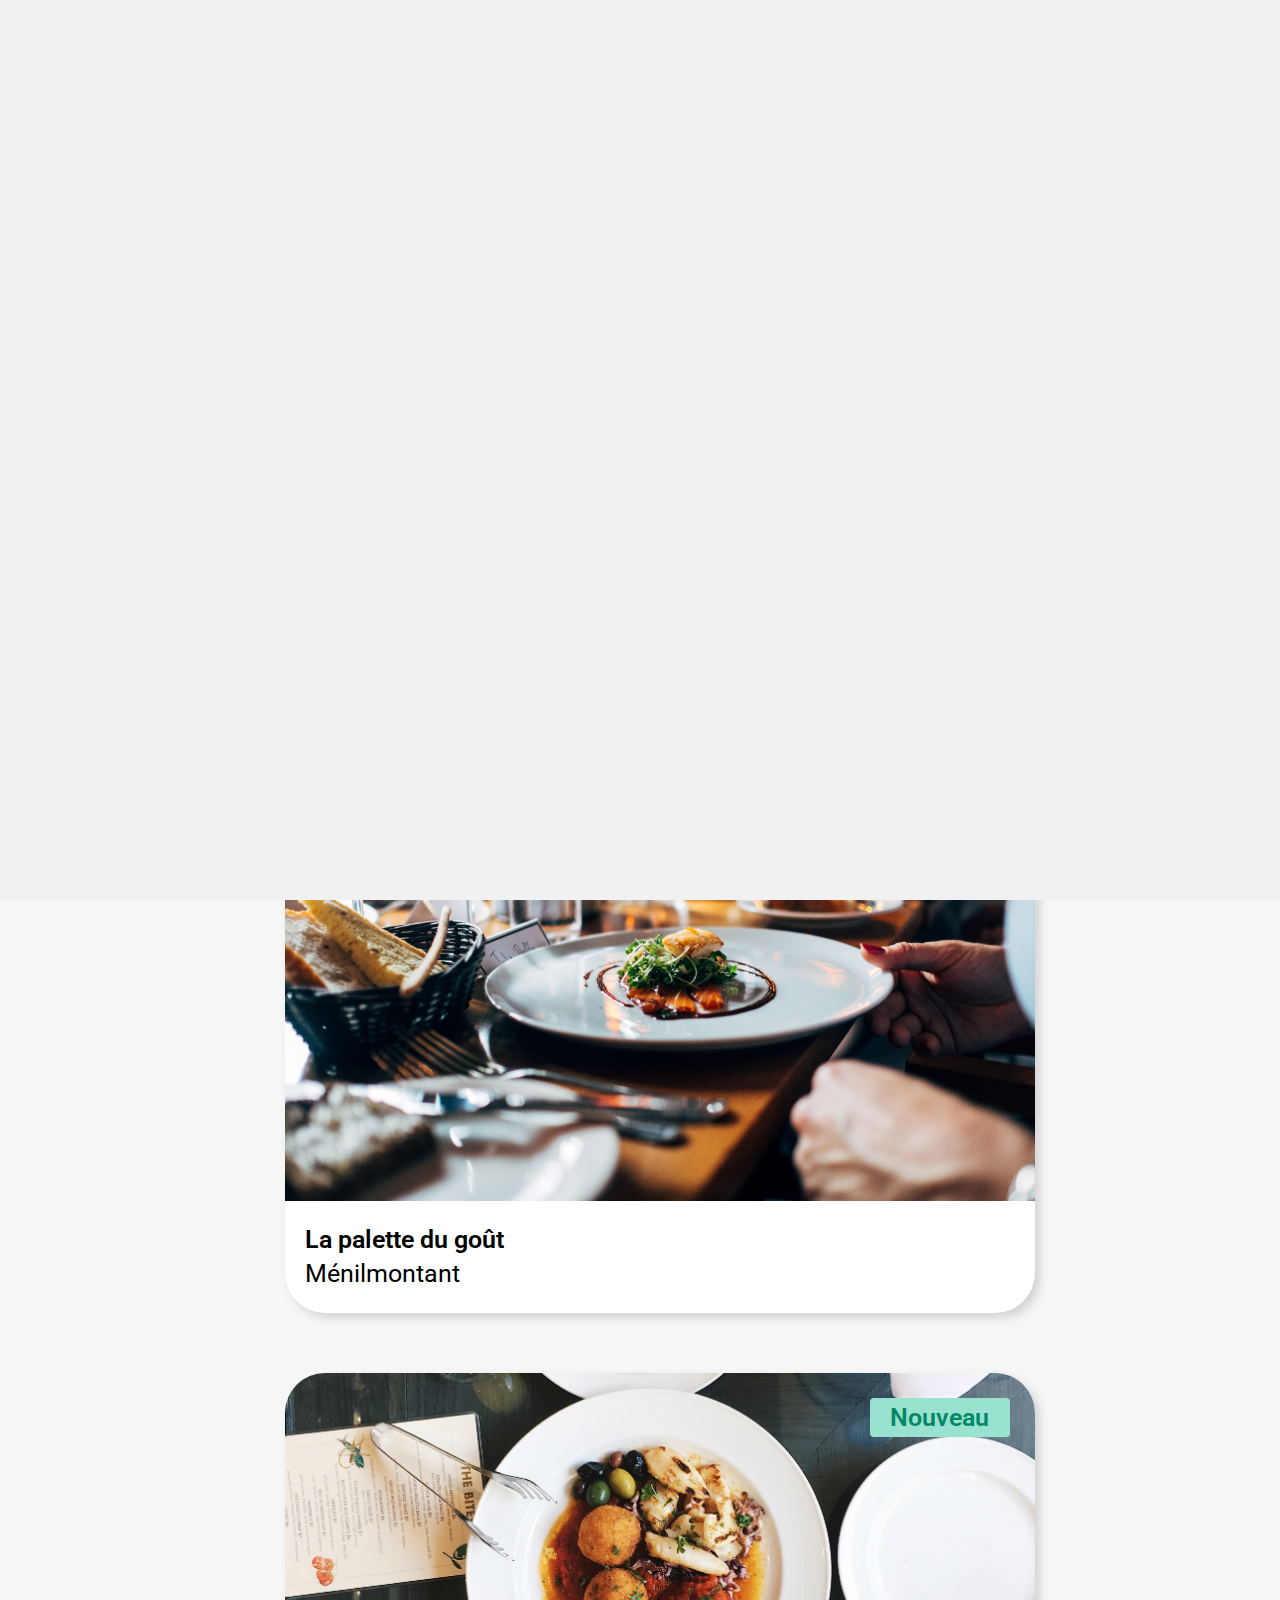
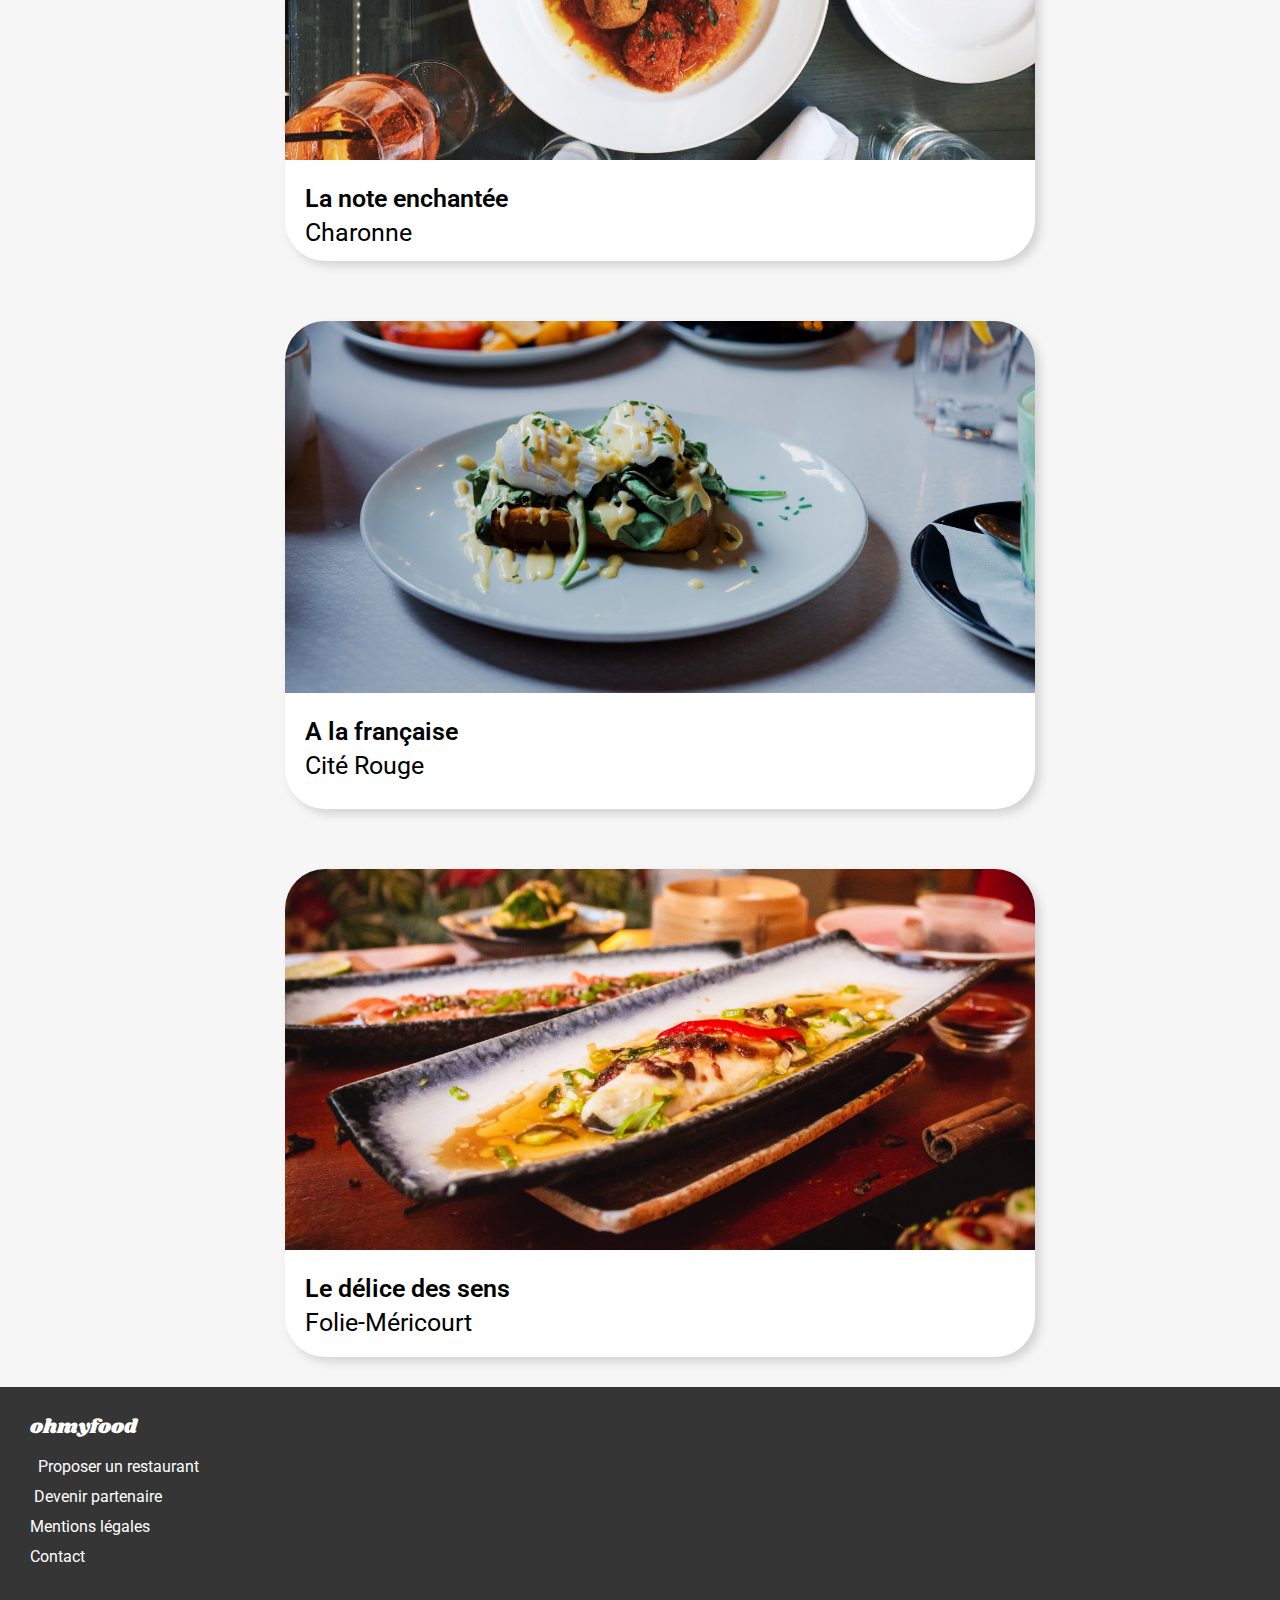
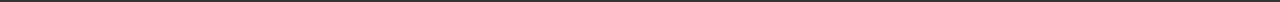
<file: index.html>
<!DOCTYPE html>
<html lang="fr">

<head>
    <!-- <meta name="viewport" content="width=device-width, initial-scale=1.0"> -->
    <meta name="viewport" content="width=device-width,initial-scale=1">
    <meta charset="utf-8">
    <link rel="preconnect" href="https://fonts.googleapis.com">
    <link rel="preconnect" href="https://fonts.gstatic.com" crossorigin>
    <link href="https://fonts.googleapis.com/css2?family=Roboto:wght@100;300;400;700;900&family=Shrikhand&display=swap" rel="stylesheet">
    <link rel="stylesheet" href="css/main.css">
    <link rel="stylesheet" href="https://cdnjs.cloudflare.com/ajax/libs/font-awesome/6.1.1/css/all.min.css"
    integrity="sha512-KfkfwYDsLkIlwQp6LFnl8zNdLGxu9YAA1QvwINks4PhcElQSvqcyVLLD9aMhXd13uQjoXtEKNosOWaZqXgel0g=="
    crossorigin="anonymous" referrerpolicy="no-referrer">
    <title>Projet Ohmyfood</title>
</head>

<body>
    <div class="fond__loader">
        <div class="loader">
            <div class="cercle1">
                <i class="fa-solid fa-circle"></i>
            </div>
            <div class="cercle2">
                <i class="fa-solid fa-circle"></i>
            </div>
        </div>
    </div>
    <header>
        <div class="menu_1">
            <img class="menu_1__logo" src="images/ohmyfood.png" alt="logo">
        </div>
        <div class="menu_2">
            <i class="fa-solid fa-location-dot"></i>
            <p class="menu_2__text">Paris, Belleville</p>
        </div>
        <div class="menu_3">
            <h1 class="menu_3__text_1">Réservez le menu qui vous convient</h1>
            <h3 class="menu_3__text_2">Découvrez des restaurants d'exception, sélectionnés pas nos soins.</h3>
            <div class="menu_3__bouton">
                <p class="menu_3__bouton__text">Explorer nos restaurants</p>
            </div>
        </div>
        <div class="menu_4">
            <h1 class="menu_4__text">Fonctionnement</h1>
            <ol class="menu_4__list">
                <li><i class="fa-solid fa-mobile-screen-button"></i>Choisissez un restaurant</li>
                <li><i class="fa-solid fa-list"></i>Composez votre menu</li>
                <li><i class="fa-solid fa-store"></i>Dégustez au restaurant</li>
            </ol>
        </div>
    </header>
    <section class="section_1">
        <h2 class="section_1__titre">Restaurants</h2>
        <div class="section_1__cards">
            <!-- <div class="paire__restaurant"> -->
                <div class="section_1__cards_restaurant">
                    <a href="menus/la_palette_du_goût.html">
                        <img class="section_1__cards_la_palette_du_gout__image" src="images/palette-gout-rogne.jpg" alt="restaurant">
                    </a>
                    <div class="section_1__cards__flex">
                        <div>
                            <a href="menus/la_palette_du_goût.html">
                                <p class="section_1__cards__titre">La palette du goût</p>
                                <p class="section_1__cards_la_palette_du_gout__text">Ménilmontant</p>
                            </a>
                        </div>
                        
                        <div>                           
                            <i class="fa-solid fa-heart menu"></i>
                        </div>
                    </div>
                    <a href="menus/la_palette_du_goût.html">
                        <div class="section_1__cards__etiquette_nouveau">
                            <p class="section_1__cards__etiquette_nouveau__text">Nouveau</p>
                        </div>
                    </a>
                </div>
                <div class="section_1__cards_restaurant">
                    <a href="menus/la_note_enchantée.html">
                        <img class="section_1__cards_la_note_enchantee__image" src="images/note-enchantee-rogne.jpg" alt="restaurant">
                    </a>
                        <div class="section_1__cards__flex">
                            <div>
                                <a href="menus/la_note_enchantée.html">
                                <p class="section_1__cards__titre">La note enchantée</p>
                                <p class="section_1__cards_la_note_enchantee__text">Charonne</p>
                                </a>
                            </div>
                        
                        <div>                           
                            <i class="fa-solid fa-heart menu"></i>
                        </div>
                    </div>
                    <a href="menus/la_note_enchantée.html">
                        <div class="section_1__cards__etiquette_nouveau">
                            <p class="section_1__cards__etiquette_nouveau__text">Nouveau</p>
                        </div>
                    </a>
                </div>
            <!-- </div> -->
            <!-- <div class="paire__restaurant"> -->
                <div class="section_1__cards_restaurant">
                    <a href="menus/à_la_française.html">
                        <img class="section_1__cards_a_la_francaise__image" src="images/a-la-francaise-rogne.jpg" alt="restaurant">
                    </a>
                        <div class="section_1__cards__flex">
                            <div>
                                <a href="menus/à_la_française.html">
                                <p class="section_1__cards__titre">A la française</p>
                                <p class="section_1__cards_a_la_francaise__text">Cité Rouge</p>
                                </a>
                            </div>
                        
                        <div>                            
                            <i class="fa-solid fa-heart menu"></i>
                        </div>
                    </div>
                    
                </div>
                <div class="section_1__cards_restaurant">
                    <a href="menus/le_délice_des_sens.html">
                        <img class="section_1__cards_le_delice_des_sens__image" src="images/delice-sens-rogne.jpg" alt="restaurant">
                    </a>
                        <div class="section_1__cards__flex">
                            <div>
                                <a href="menus/le_délice_des_sens.html">
                                <p class="section_1__cards__titre">Le délice des sens</p>
                                <p class="section_1__cards_le_delice_des_sens__text">Folie-Méricourt</p>
                                </a>
                            </div>
                        
                        <div>                            
                            <i class="fa-solid fa-heart menu"></i>
                        </div>
                    </div>
                </div>
            <!-- </div> -->
        </div>
    </section>
    <footer class="footer">
        <h5 class="footer__titre">ohmyfood</h5>
        <div class="footer__text">
            <i class="fa-solid fa-utensils"></i>
            <a href="#" class="footer__text_1__link">&nbsp;&nbsp;Proposer un restaurant</a><br>
            <i class="fa-solid fa-handshake-angle"></i>
            <a href="#" class="footer__text_2__link">&nbsp;Devenir partenaire</a><br>
            <a href="#">Mentions légales</a><br>
            <a href="mailto:contact@ohmyfood.com">Contact</a><br>
        </div>
    </footer>
</body>
</file>
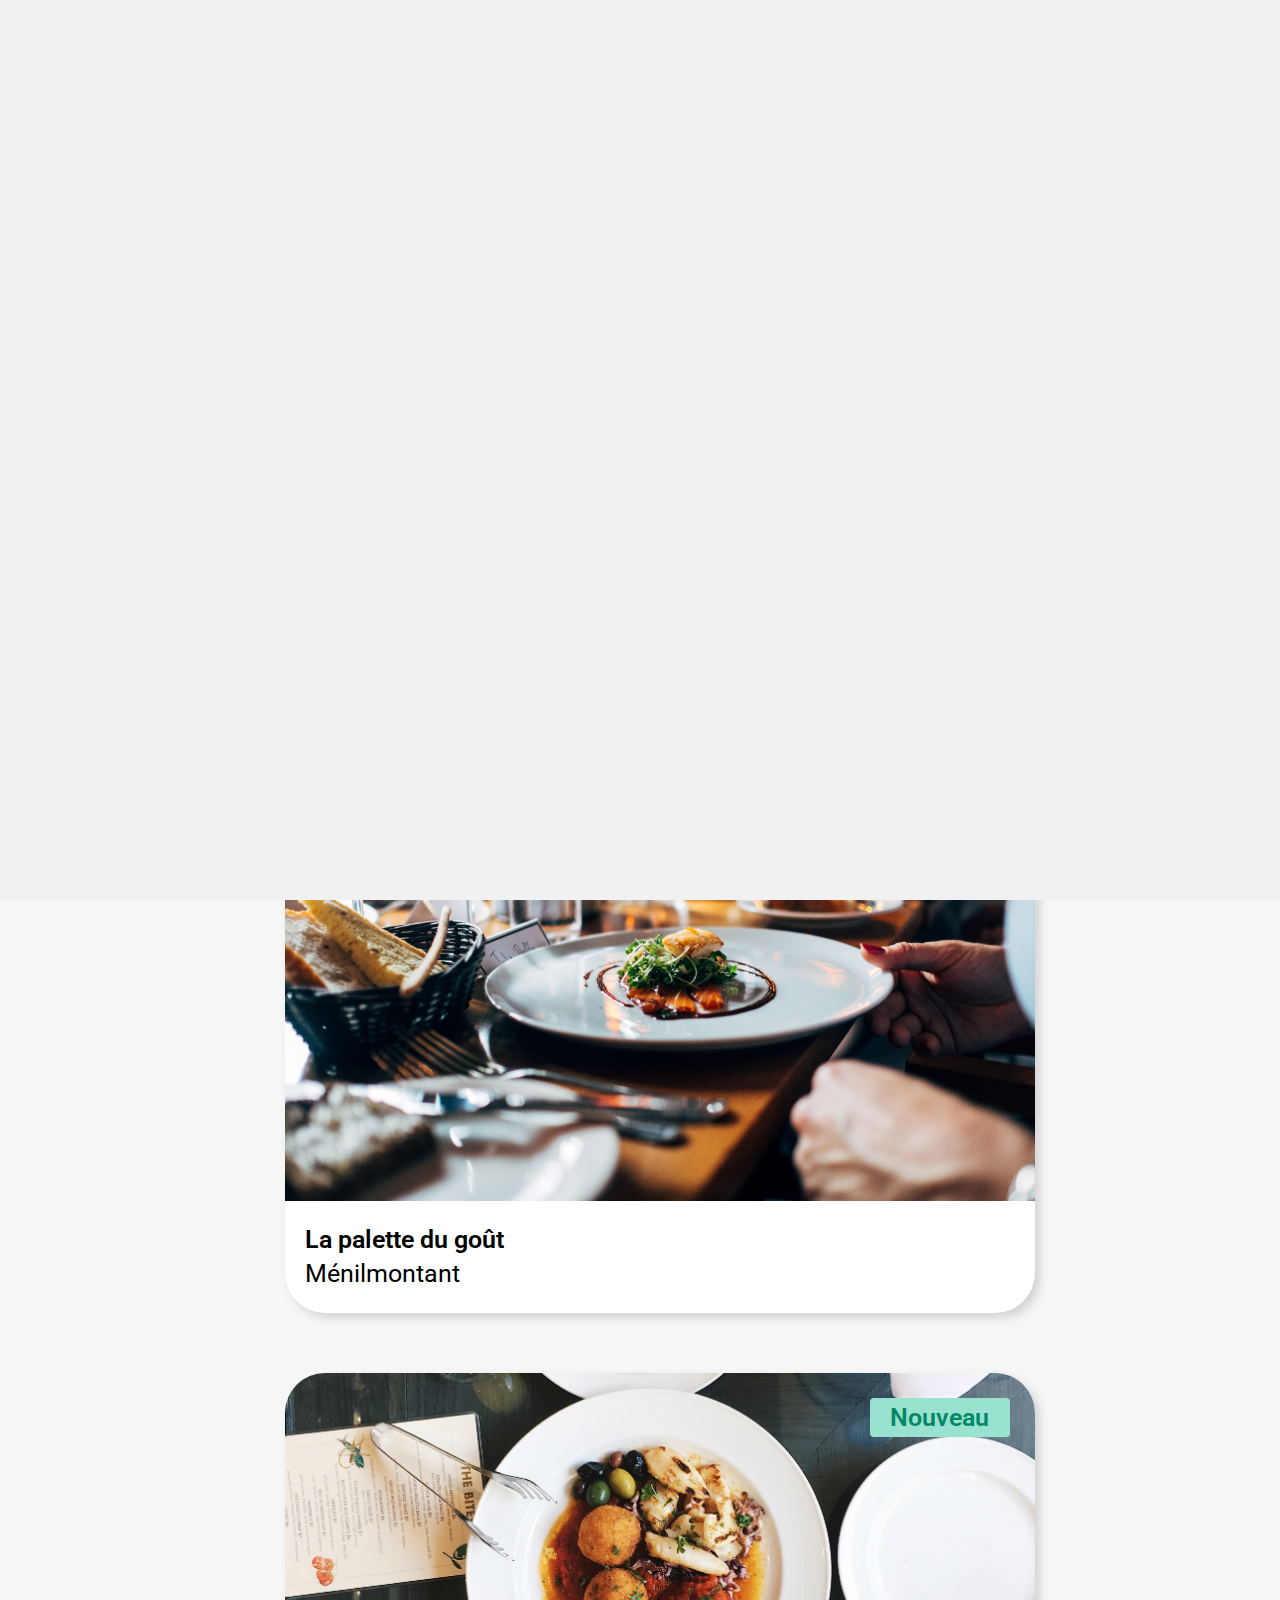
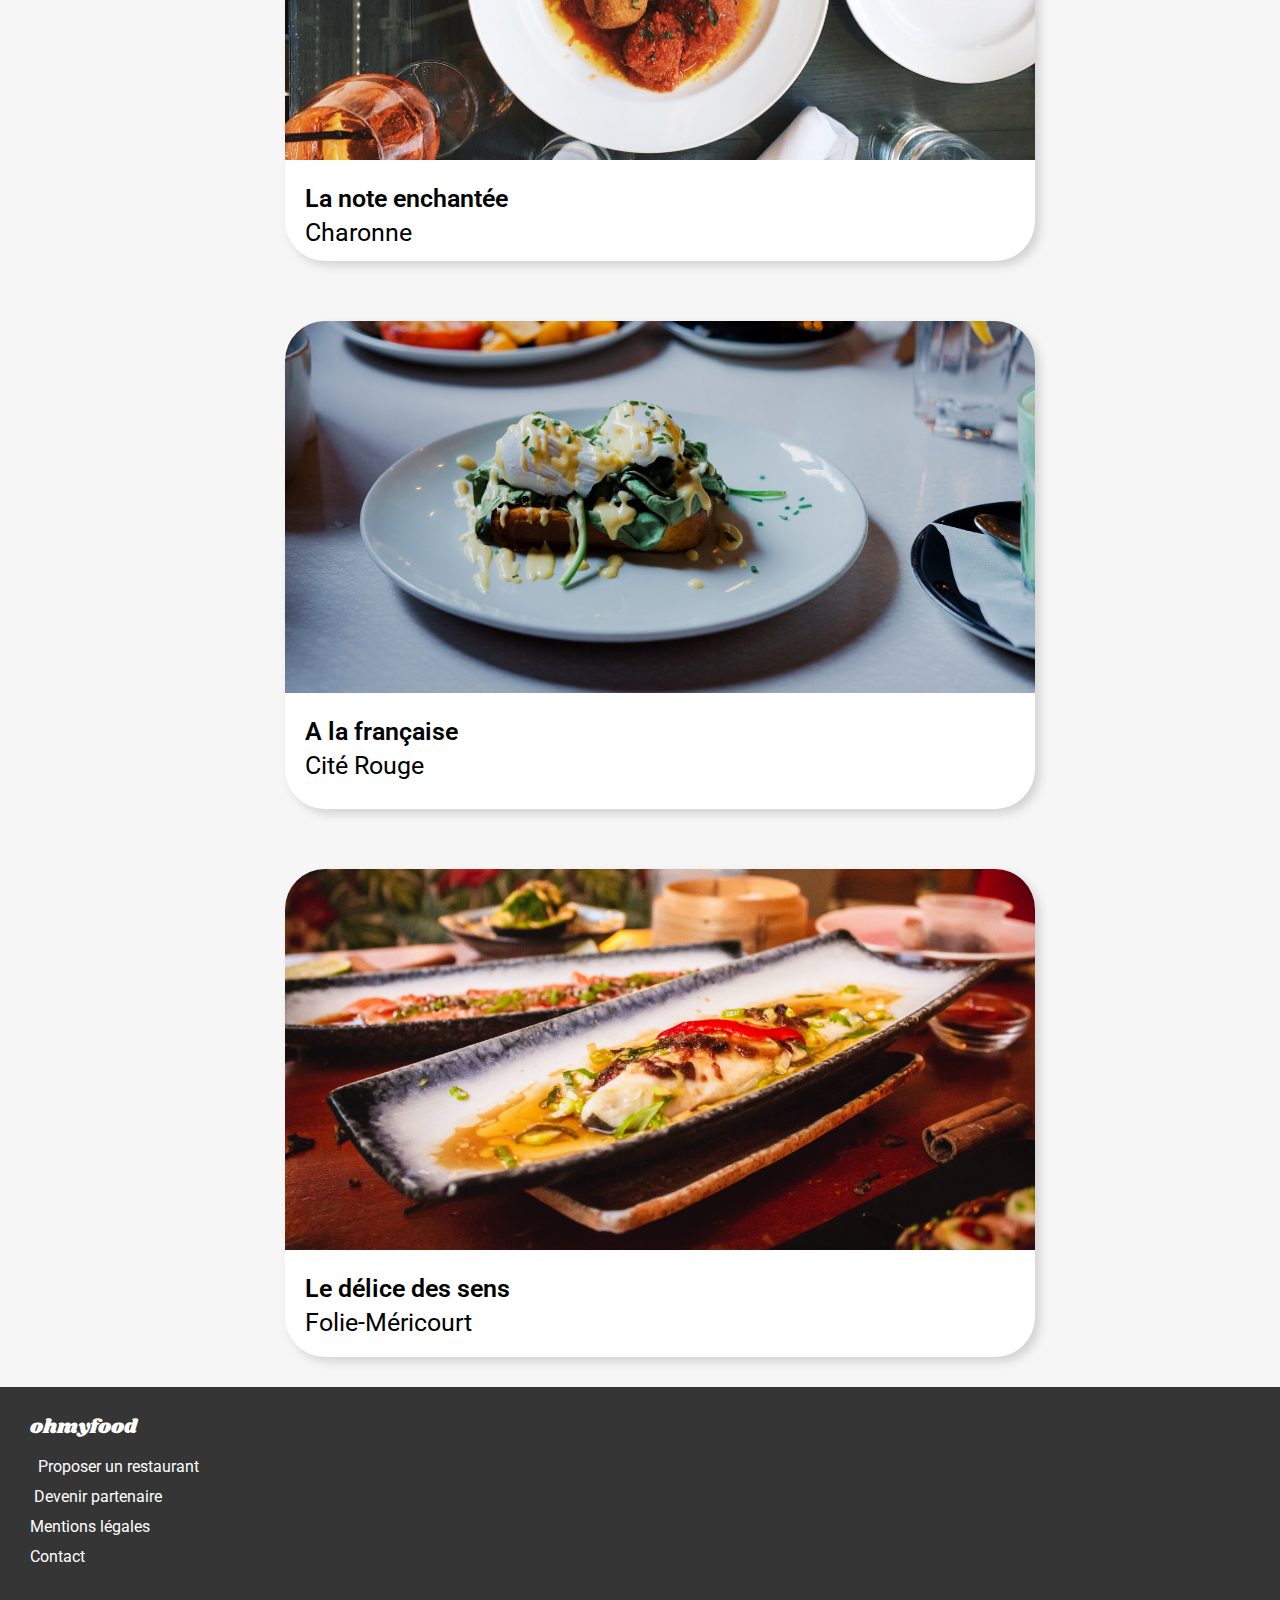
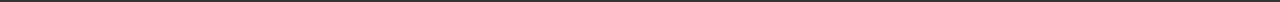
<file: home.html>
<!DOCTYPE html>
<html lang="fr">

<head>
    <meta name="viewport" content="width=device-width, initial-scale=1.0">
    
    <meta charset="utf-8">
    <link rel="preconnect" href="https://fonts.googleapis.com">
    <link rel="preconnect" href="https://fonts.gstatic.com" crossorigin>
    <link href="https://fonts.googleapis.com/css2?family=Roboto:wght@100;300;400;700;900&family=Shrikhand&display=swap" rel="stylesheet">
    <link rel="stylesheet" href="../css/main.css">
    <link rel="stylesheet" href="https://cdnjs.cloudflare.com/ajax/libs/font-awesome/6.1.1/css/all.min.css"
    integrity="sha512-KfkfwYDsLkIlwQp6LFnl8zNdLGxu9YAA1QvwINks4PhcElQSvqcyVLLD9aMhXd13uQjoXtEKNosOWaZqXgel0g=="
    crossorigin="anonymous" referrerpolicy="no-referrer">
    <title>Projet Booki</title>
</head>

<body>
    <div class="fond__loader">
        <div class="loader">
            <div class="cercle1">
                <i class="fa-solid fa-circle"></i>
            </div>
            <div class="cercle2">
                <i class="fa-solid fa-circle"></i>
            </div>
        </div>
    </div>
    <header>
        <div class="menu_1">
            <img class="menu_1__logo" src="../images/ohmyfood.png" alt="logo">
        </div>
        <div class="menu_2">
            <i class="fa-solid fa-location-dot"></i>
            <p class="menu_2__text">Paris, Belleville</p>
        </div>
        <div class="menu_3">
            <h1 class="menu_3__text_1">Réservez le menu qui vous convient</h1>
            <h3 class="menu_3__text_2">Découvrez des restaurants d'exception, sélectionnés pas nos soins.</h3>
            <div class="menu_3__bouton">
                <p class="menu_3__bouton__text">Explorer nos restaurants</p>
            </div>
        </div>
        <div class="menu_4">
            <h1 class="menu_4__text">Fonctionnement</h1>
            <ol class="menu_4__list">
                <li><i class="fa-solid fa-mobile-screen-button"></i>Choisissez un restaurant</li>
                <li><i class="fa-solid fa-list"></i>Composez votre menu</li>
                <li><i class="fa-solid fa-store"></i>Dégustez au restaurant</li>
            </ol>
        </div>
    </header>
    <section class="section_1">
        <h2 class="section_1__titre">Restaurants</h2>
        <div class="section_1__cards">
            <!-- <div class="paire__restaurant"> -->
                <div class="section_1__cards_restaurant">
                    <a href="menus/la_palette_du_goût.html">
                        <img class="section_1__cards_la_palette_du_gout__image" src="../images/palette-gout-rogne.jpg" alt="restaurant">
                    </a>
                    <div class="section_1__cards__flex">
                        <div>
                            <a href="menus/la_palette_du_goût.html">
                                <p class="section_1__cards__titre">La palette du goût</p>
                                <p class="section_1__cards_la_palette_du_gout__text">Ménilmontant</p>
                            </a>
                        </div>
                        
                        <div>                           
                            <i class="fa-solid fa-heart"></i>
                        </div>
                    </div>
                    <a href="menus/la_palette_du_goût.html">
                        <div class="section_1__cards__etiquette_nouveau">
                            <p class="section_1__cards__etiquette_nouveau__text">Nouveau</p>
                        </div>
                    </a>
                </div>
                <div class="section_1__cards_restaurant">
                    <a href="menus/la_note_enchantée.html">
                        <img class="section_1__cards_la_note_enchantee__image" src="../images/note-enchantee-rogne.jpg" alt="restaurant">
                    </a>
                        <div class="section_1__cards__flex">
                            <div>
                                <a href="menus/la_note_enchantée.html">
                                <p class="section_1__cards__titre">La note enchantée</p>
                                <p class="section_1__cards_la_note_enchantee__text">Charonne</p>
                                </a>
                            </div>
                        
                        <div>                           
                            <i class="fa-solid fa-heart"></i>
                        </div>
                    </div>
                    <a href="menus/la_note_enchantée.html">
                        <div class="section_1__cards__etiquette_nouveau">
                            <p class="section_1__cards__etiquette_nouveau__text">Nouveau</p>
                        </div>
                    </a>
                </div>
            <!-- </div> -->
            <!-- <div class="paire__restaurant"> -->
                <div class="section_1__cards_restaurant">
                    <a href="menus/à_la_française.html">
                        <img class="section_1__cards_a_la_francaise__image" src="../images/a-la-francaise-rogne.jpg" alt="restaurant">
                    </a>
                        <div class="section_1__cards__flex">
                            <div>
                                <a href="menus/à_la_française.html">
                                <p class="section_1__cards__titre">A la française</p>
                                <p class="section_1__cards_a_la_francaise__text">Cité Rouge</p>
                                </a>
                            </div>
                        
                        <div>                            
                            <i class="fa-solid fa-heart"></i>
                        </div>
                    </div>
                    
                </div>
                <div class="section_1__cards_restaurant">
                    <a href="menus/le_délice_des_sens.html">
                        <img class="section_1__cards_le_delice_des_sens__image" src="../images/delice-sens-rogne.jpg" alt="restaurant">
                    </a>
                        <div class="section_1__cards__flex">
                            <div>
                                <a href="menus/le_délice_des_sens.html">
                                <p class="section_1__cards__titre">Le délice des sens</p>
                                <p class="section_1__cards_le_delice_des_sens__text">Folie-Méricourt</p>
                                </a>
                            </div>
                        
                        <div>                            
                            <i class="fa-solid fa-heart"></i>
                        </div>
                    </div>
                </div>
            <!-- </div> -->
        </div>
    </section>
    <footer class="footer">
        <h5 class="footer__titre">ohmyfood</h5>
        <div class="footer__text">
            <i class="fa-solid fa-utensils"></i>
            <a href="#" class="footer__text_1__link">&nbsp;&nbsp;Proposer un restaurant</a><br>
            <i class="fa-solid fa-handshake-angle"></i>
            <a href="#" class="footer__text_2__link">&nbsp;Devenir partenaire</a><br>
            <a href="#">Mentions légales</a><br>
            <a href="mailto:contact@ohmyfood.com">Contact</a><br>
        </div>
    </footer>
</body>
</file>
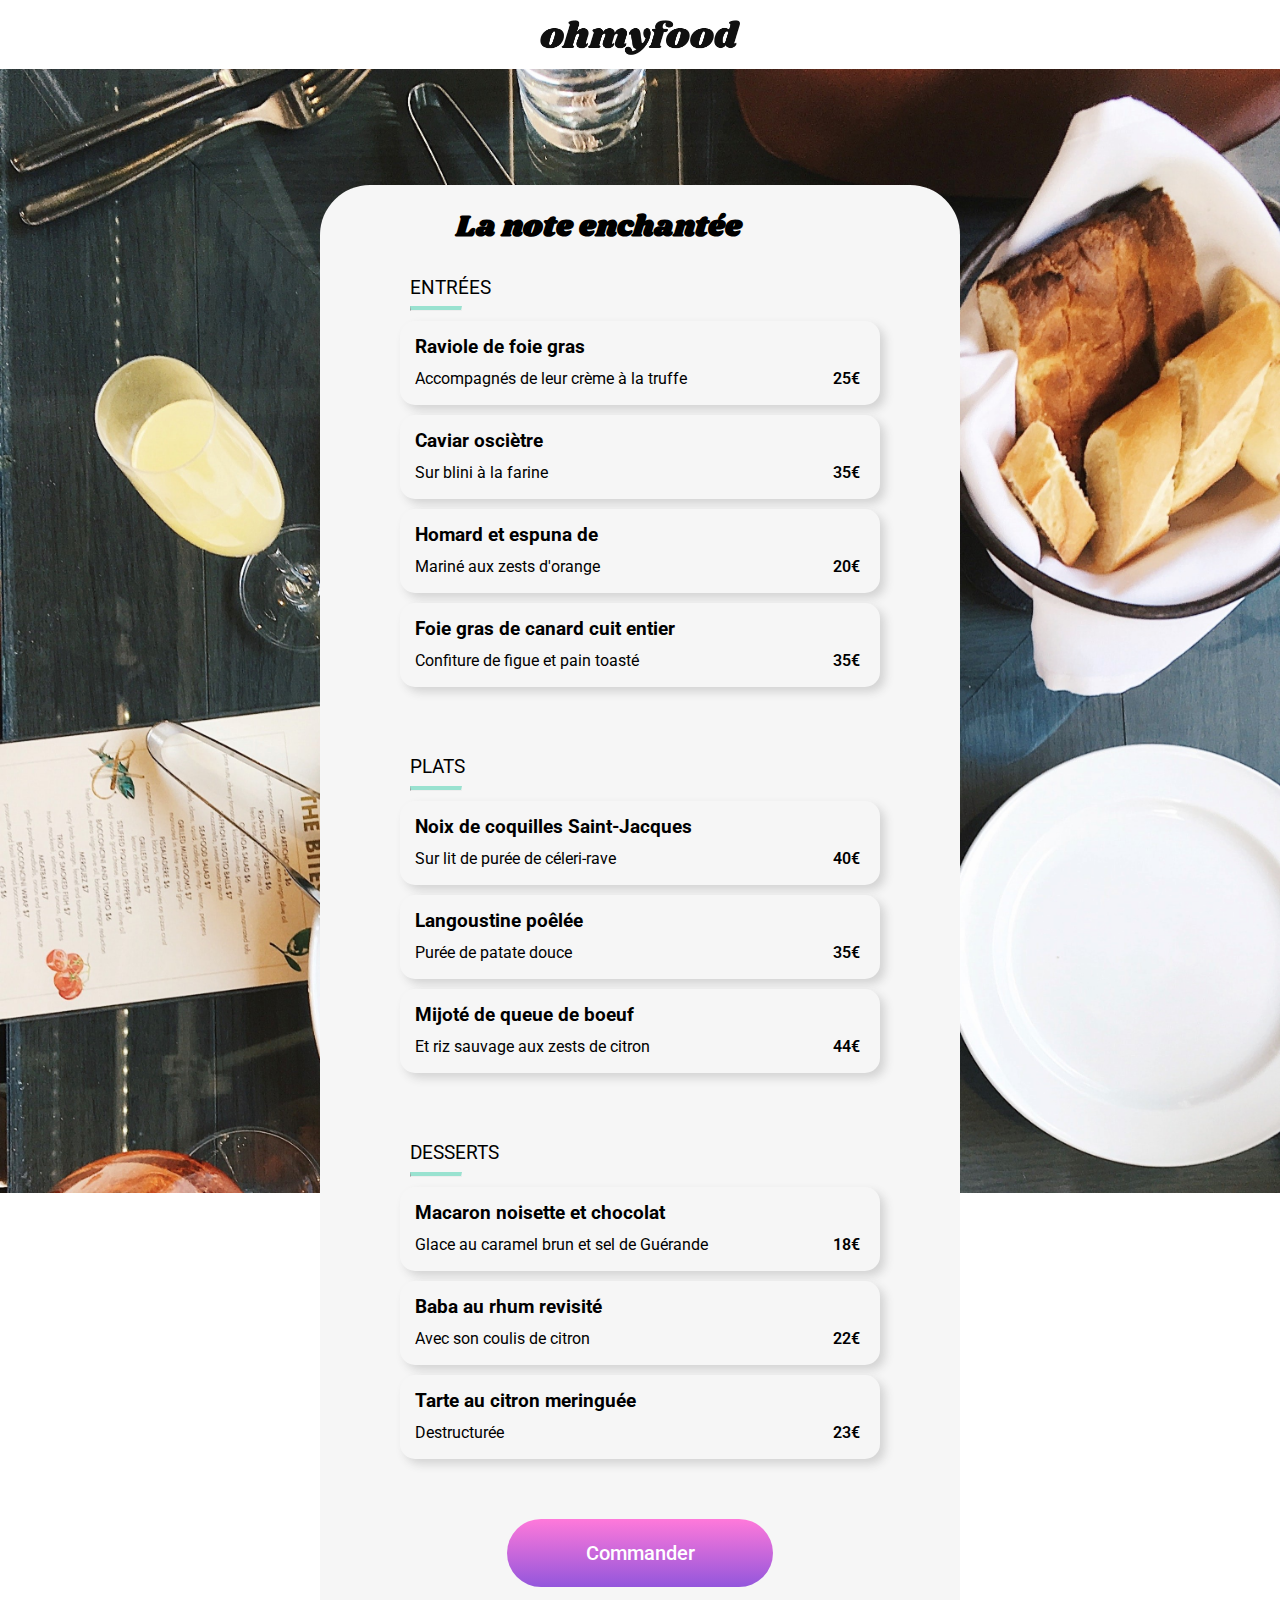
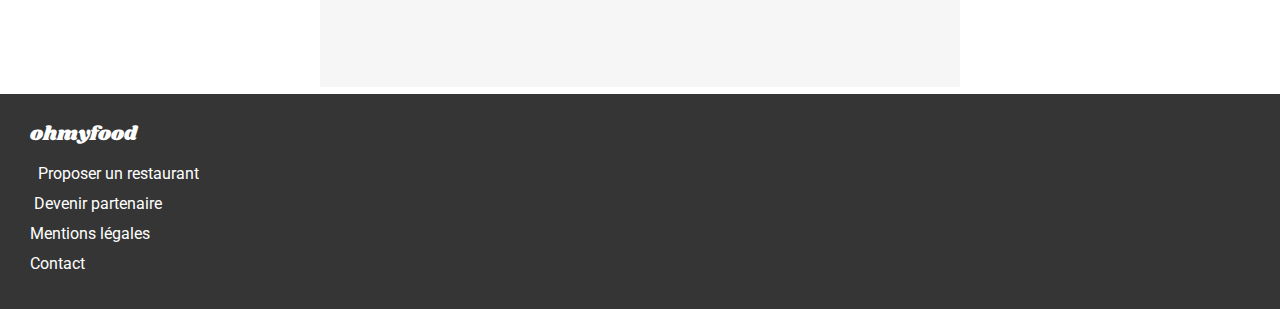
<file: menus/la_note_enchantée.html>
<!DOCTYPE html>
<html lang="fr">

<head>
    <meta name="viewport" content="width=device-width, initial-scale=1.0">

    <meta charset="utf-8" />
    <link rel="preconnect" href="https://fonts.googleapis.com">
    <link rel="preconnect" href="https://fonts.gstatic.com" crossorigin>
    <link href="https://fonts.googleapis.com/css2?family=Roboto:wght@100;300;400;700;900&family=Shrikhand&display=swap" rel="stylesheet">
    <link rel="stylesheet" href="../css/menu.css" />
    <link rel="stylesheet" href="https://cdnjs.cloudflare.com/ajax/libs/font-awesome/6.1.1/css/all.min.css"
        integrity="sha512-KfkfwYDsLkIlwQp6LFnl8zNdLGxu9YAA1QvwINks4PhcElQSvqcyVLLD9aMhXd13uQjoXtEKNosOWaZqXgel0g=="
        crossorigin="anonymous" referrerpolicy="no-referrer" />
    <title>Projet Ohmyfood</title>
</head>

<body>
    <header>
        <div class="bouton_return">
            <a href="../index.html" class="bouton-return__link"><i class="fa-solid fa-arrow-left"></i></a>
        </div>
        <div class="logo">
            <img class="logo__image" src="../images/ohmyfood.png" alt="logo" />
        </div>
    </header>
    <div class="overlay__menu__enchantee">
    <div class="section_image">
        <img class="section_image_photo_appli" src="../images/note-enchantee.jpg" alt="restaurant" />
        <img class="section_image_photo_responsive" src="../images/note-enchantee-responsive.jpg" alt="restaurant" />
    </div>
    <section class="menu">
        <div class="menu__titre__logo">
        <h1 class="menu__titre">La note enchantée</h1>
        <i class="fa-solid fa-heart"></i>
        </div>
        <div class="attente-0 menu__partie">
            <h3 class="menu__titre__2">ENTRÉES</h3>
            <HR class="tiret">
            <div class="menu__ligne">
                <h3 class="text__ligne">Raviole de foie gras</h3>
                <p class="text__ligne">Accompagnés de leur crème à la truffe</p>
                <p class="prix">25€</p>
                <div class="animation__validation">
                    <div class="icone__validation">
                      <i class="fa-solid fa-check menuItem__Icon"></i>
                    </div>
                </div>
            </div>
            <div class="menu__ligne">
                <h3 class="text__ligne">Caviar osciètre</h3>
                <p class="text__ligne">Sur blini à la farine</p>
                <p class="prix">35€</p>
                <div class="animation__validation">
                    <div class="icone__validation">
                      <i class="fa-solid fa-check menuItem__Icon"></i>
                    </div>
                </div>
            </div>
            <div class="menu__ligne">
                <h3 class="text__ligne">Homard et espuna de</h3>
                <p class="text__ligne">Mariné aux zests d'orange</p>
                <p class="prix">20€</p>
                <div class="animation__validation">
                    <div class="icone__validation">
                      <i class="fa-solid fa-check menuItem__Icon"></i>
                    </div>
                </div>
            </div>
            <div class="menu__ligne">
                <h3 class="text__ligne">Foie gras de canard cuit entier</h3>
                <p class="text__ligne">Confiture de figue et pain toasté</p>
                <p class="prix">35€</p>
                <div class="animation__validation">
                    <div class="icone__validation">
                      <i class="fa-solid fa-check menuItem__Icon"></i>
                    </div>
                </div>
            </div>
        </div>
        <div class="attente-1 menu__partie">
            <h3 class="menu__titre__3">PLATS</h3>
            <HR class="tiret">
            <div class="menu__ligne">
                <h3 class="text__ligne">Noix de coquilles Saint-Jacques</h3>
                <p class="text__ligne">Sur lit de purée de céleri-rave</p>
                <p class="prix">40€</p>
                <div class="animation__validation">
                    <div class="icone__validation">
                      <i class="fa-solid fa-check menuItem__Icon"></i>
                    </div>
                </div>
            </div>
            <div class="menu__ligne">
                <h3 class="text__ligne">Langoustine poêlée</h3>
                <p class="text__ligne">Purée de patate douce</p>
                <p class="prix">35€</p>
                <div class="animation__validation">
                    <div class="icone__validation">
                      <i class="fa-solid fa-check menuItem__Icon"></i>
                    </div>
                </div>
            </div>
            <div class="menu__ligne">
                <h3 class="text__ligne">Mijoté de queue de boeuf</h3>
                <p class="text__ligne">Et riz sauvage aux zests de citron</p>
                <p class="prix">44€</p>
                <div class="animation__validation">
                    <div class="icone__validation">
                      <i class="fa-solid fa-check menuItem__Icon"></i>
                    </div>
                </div>
            </div>
        </div>
        <div class="attente-2 menu__partie">
            <h3 class="menu__titre__3">DESSERTS</h3>
            <HR class="tiret">
            <div class="menu__ligne">
                <h3 class="text__ligne">Macaron noisette et chocolat</h3>
                <p class="text__ligne">Glace au caramel brun et sel de Guérande</p>
                <p class="prix">18€</p>
                <div class="animation__validation">
                    <div class="icone__validation">
                      <i class="fa-solid fa-check menuItem__Icon"></i>
                    </div>
                </div>
            </div>
            <div class="menu__ligne">
                <h3 class="text__ligne">Baba au rhum revisité</h3>
                <p class="text__ligne">Avec son coulis de citron</p>
                <p class="prix">22€</p>
                <div class="animation__validation">
                    <div class="icone__validation">
                      <i class="fa-solid fa-check menuItem__Icon"></i>
                    </div>
                </div>
            </div>
            <div class="menu__ligne">
                <h3 class="text__ligne">Tarte au citron meringuée</h3>
                <p class="text__ligne">Destructurée</p>
                <p class="prix">23€</p>
                <div class="animation__validation">
                    <div class="icone__validation">
                      <i class="fa-solid fa-check menuItem__Icon"></i>
                    </div>
                </div>
            </div>
        </div>
        <div class="bouton_commander">
            <p>Commander</p>
        </div>
    </section>
    <footer class="footer">
        <h5 class="footer__titre">ohmyfood</h5>
        <div class="footer__text">
            <i class="fa-solid fa-utensils"></i>
            <a href="#" class="footer__text_1__link">&nbsp;&nbsp;Proposer un restaurant</a><br>
            <i class="fa-solid fa-handshake-angle"></i>
            <a href="#" class="footer__text_2__link">&nbsp;Devenir partenaire</a><br>
            <a href="#">Mentions légales</a><br>
            <a href="mailto:contact@ohmyfood.com">Contact</a><br>
        </div>
    </footer>
    </div>
    
</body>
</file>
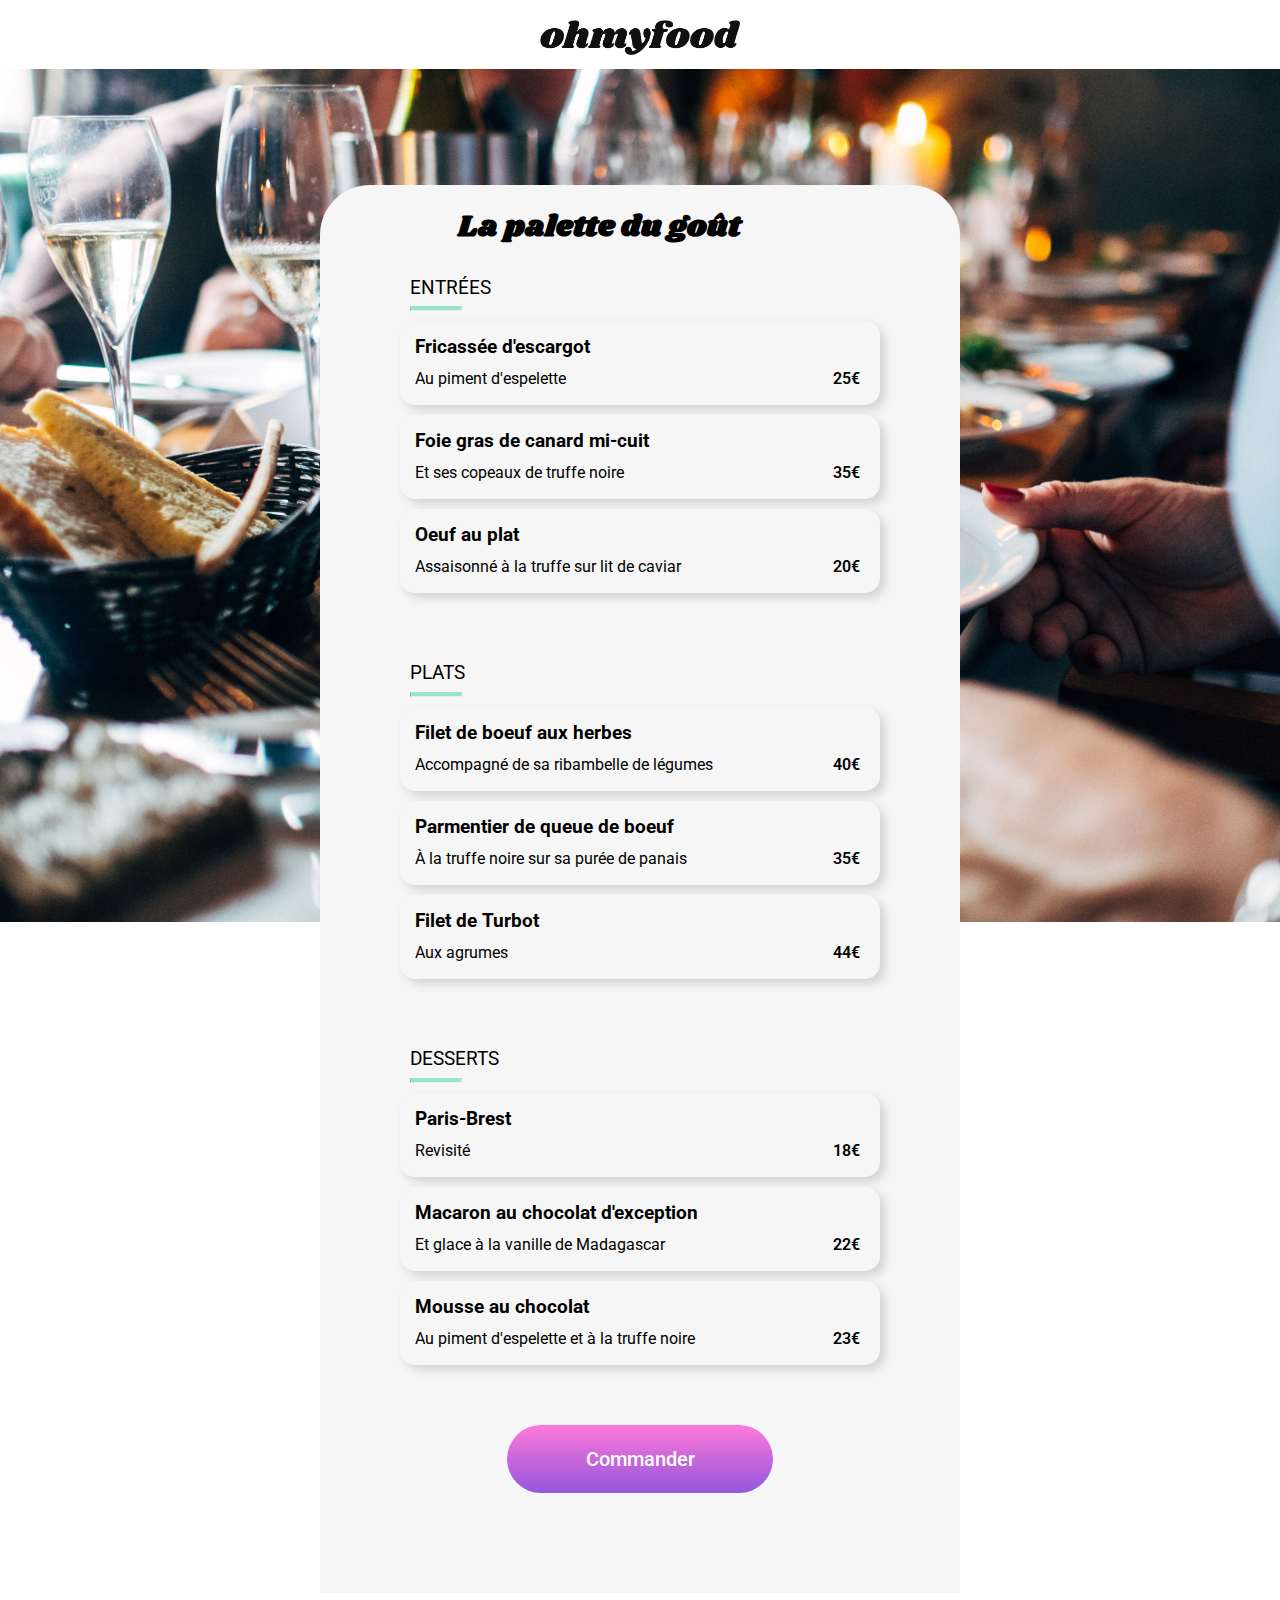
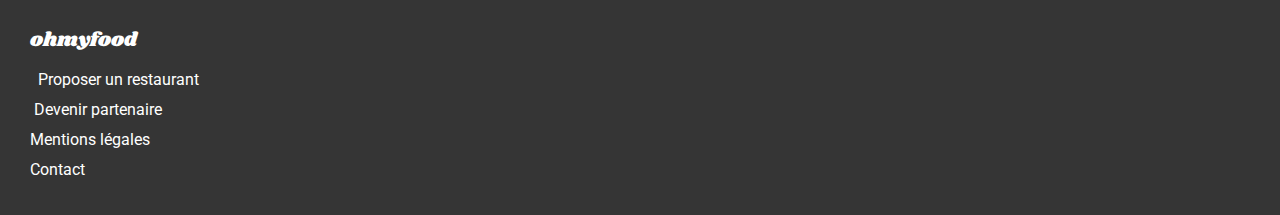
<file: menus/la_palette_du_goût.html>
<!DOCTYPE html>
<html lang="fr">

<head>
    <meta name="viewport" content="width=device-width, initial-scale=1.0">

    <meta charset="utf-8" />
    <link rel="preconnect" href="https://fonts.googleapis.com">
    <link rel="preconnect" href="https://fonts.gstatic.com" crossorigin>
    <link href="https://fonts.googleapis.com/css2?family=Roboto:wght@100;300;400;700;900&family=Shrikhand&display=swap" rel="stylesheet">
    <link rel="stylesheet" href="../css/menu.css" />
    <link rel="stylesheet" href="https://cdnjs.cloudflare.com/ajax/libs/font-awesome/6.1.1/css/all.min.css"
        integrity="sha512-KfkfwYDsLkIlwQp6LFnl8zNdLGxu9YAA1QvwINks4PhcElQSvqcyVLLD9aMhXd13uQjoXtEKNosOWaZqXgel0g=="
        crossorigin="anonymous" referrerpolicy="no-referrer" />
    <title>Projet Ohmyfood</title>
</head>

<body>
    <header>
        <div class="bouton_return">
            <a href="../index.html" class="bouton-return__link"><i class="fa-solid fa-arrow-left"></i></a>
        </div>
        <div class="logo">
            <img class="logo__image" src="../images/ohmyfood.png" alt="logo" />
        </div>
    </header>
    <div class="overlay__menu">
    <div class="section_image">
        <img class="section_image_photo" src="../images/palette-gout.jpg" alt="restaurant" />
    </div>
    <section class="menu">
        <div class="menu__titre__logo">
        <h1 class="menu__titre">La palette du goût</h1>
        <i class="fa-solid fa-heart"></i>
        </div>
        <div class="attente-0 menu__partie">
            <h3 class="menu__titre__2">ENTRÉES</h3>
            <HR class="tiret">
            <div class="menu__ligne">
                <h3 class="text__ligne">Fricassée d'escargot</h3>
                <p class="text__ligne">Au piment d'espelette</p>
                <p class="prix">25€</p>
                <div class="animation__validation">
                    <div class="icone__validation">
                      <i class="fa-solid fa-check menuItem__Icon"></i>
                    </div>
                </div>
            </div>
            <div class="menu__ligne">
                <h3 class="text__ligne">Foie gras de canard mi-cuit</h3>
                <p class="text__ligne">Et ses copeaux de truffe noire</p>
                <p class="prix">35€</p>
                <div class="animation__validation">
                    <div class="icone__validation">
                      <i class="fa-solid fa-check menuItem__Icon"></i>
                    </div>
                </div>
            </div>
            <div class="menu__ligne">
                <h3 class="text__ligne">Oeuf au plat</h3>
                <p class="text__ligne">Assaisonné à la truffe sur lit de caviar</p>
                <p class="prix">20€</p>
                <div class="animation__validation">
                    <div class="icone__validation">
                      <i class="fa-solid fa-check menuItem__Icon"></i>
                    </div>
                </div>
            </div>
        </div>
        <div class="attente-1 menu__partie">
            <h3 class="menu__titre__3">PLATS</h3>
            <HR class="tiret">
            <div class="menu__ligne">
                <h3 class="text__ligne">Filet de boeuf aux herbes</h3>
                <p class="text__ligne">Accompagné de sa ribambelle de légumes</p>
                <p class="prix">40€</p>
                <div class="animation__validation">
                    <div class="icone__validation">
                      <i class="fa-solid fa-check menuItem__Icon"></i>
                    </div>
                </div>
            </div>
            <div class="menu__ligne">
                <h3 class="text__ligne">Parmentier de queue de boeuf</h3>
                <p class="text__ligne">À la truffe noire sur sa purée de panais</p>
                <p class="prix">35€</p>
                <div class="animation__validation">
                    <div class="icone__validation">
                      <i class="fa-solid fa-check menuItem__Icon"></i>
                    </div>
                </div>
            </div>
            <div class="menu__ligne">
                <h3 class="text__ligne">Filet de Turbot</h3>
                <p class="text__ligne">Aux agrumes</p>
                <p class="prix">44€</p>
                <div class="animation__validation">
                    <div class="icone__validation">
                      <i class="fa-solid fa-check menuItem__Icon"></i>
                    </div>
                </div>
            </div>
        </div>
        <div class="attente-2 menu__partie">
            <h3 class="menu__titre__3">DESSERTS</h3>
            <HR class="tiret">
            <div class="menu__ligne">
                <h3 class="text__ligne">Paris-Brest</h3>
                <p class="text__ligne">Revisité</p>
                <p class="prix">18€</p>
                <div class="animation__validation">
                    <div class="icone__validation">
                      <i class="fa-solid fa-check menuItem__Icon"></i>
                    </div>
                </div>
            </div>
            <div class="menu__ligne">
                <h3 class="text__ligne">Macaron au chocolat d'exception</h3>
                <p class="text__ligne">Et glace à la vanille de Madagascar</p>
                <p class="prix">22€</p>
                <div class="animation__validation">
                    <div class="icone__validation">
                      <i class="fa-solid fa-check menuItem__Icon"></i>
                    </div>
                </div>
            </div>
            <div class="menu__ligne">
                <h3 class="text__ligne">Mousse au chocolat</h3>
                <p class="text__ligne">Au piment d'espelette et à la truffe noire</p>
                <p class="prix">23€</p>
                <div class="animation__validation">
                    <div class="icone__validation">
                      <i class="fa-solid fa-check menuItem__Icon"></i>
                    </div>
                </div>
            </div>
        </div>
        <div class="bouton_commander">
            <p>Commander</p>
        </div>
    </section>
    <footer class="footer">
        <h5 class="footer__titre">ohmyfood</h5>
        <div class="footer__text">
            <i class="fa-solid fa-utensils"></i>
            <a href="#" class="footer__text_1__link">&nbsp;&nbsp;Proposer un restaurant</a><br>
            <i class="fa-solid fa-handshake-angle"></i>
            <a href="#" class="footer__text_2__link">&nbsp;Devenir partenaire</a><br>
            <a href="#">Mentions légales</a><br>
            <a href="mailto:contact@ohmyfood.com">Contact</a><br>
        </div>
    </footer>
    </div>
    
</body>
</file>
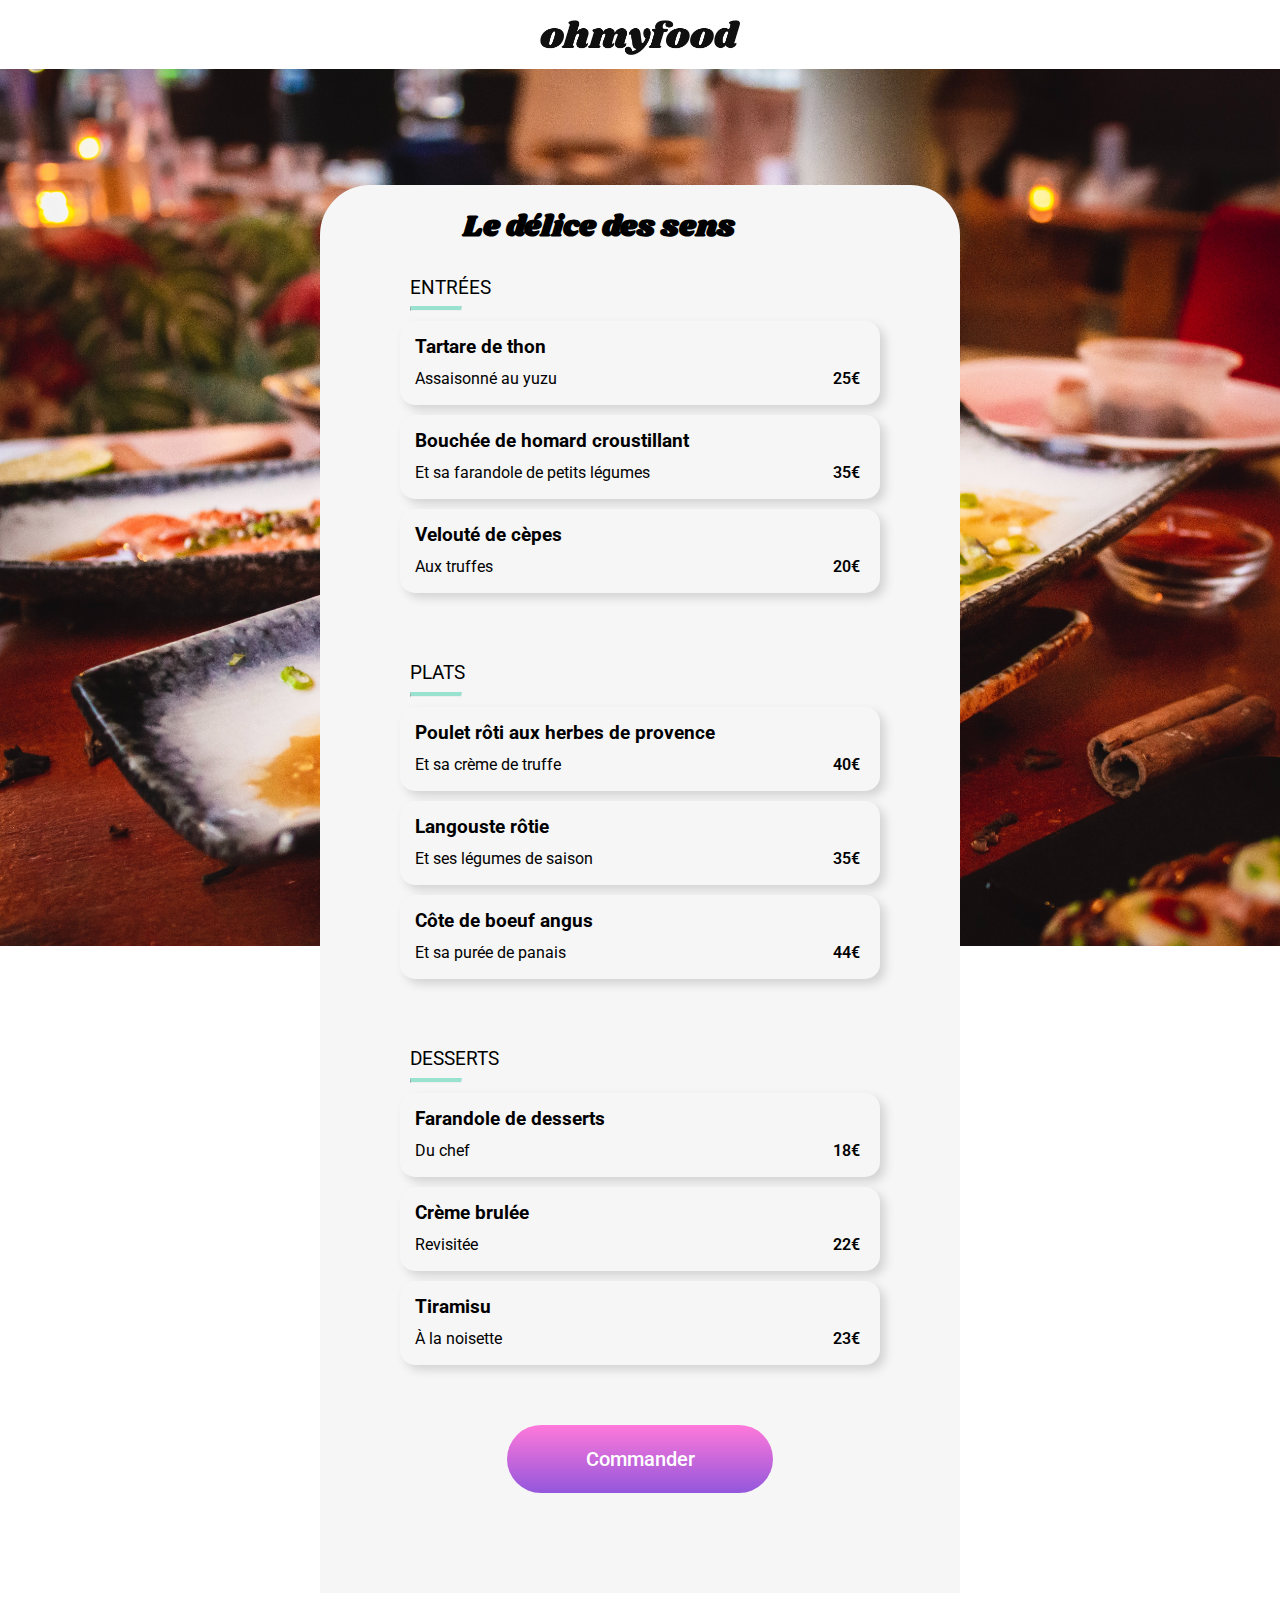
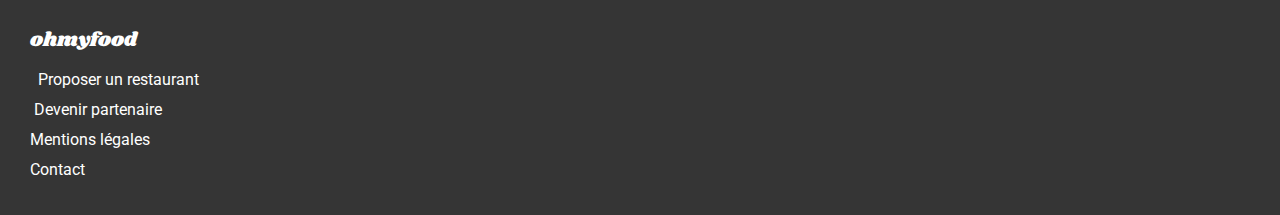
<file: menus/le_délice_des_sens.html>
<!DOCTYPE html>
<html lang="fr">

<head>
    <meta name="viewport" content="width=device-width, initial-scale=1.0">

    <meta charset="utf-8" />
    <link rel="preconnect" href="https://fonts.googleapis.com">
    <link rel="preconnect" href="https://fonts.gstatic.com" crossorigin>
    <link href="https://fonts.googleapis.com/css2?family=Roboto:wght@100;300;400;700;900&family=Shrikhand&display=swap" rel="stylesheet">
    <link rel="stylesheet" href="../css/menu.css" />
    <link rel="stylesheet" href="https://cdnjs.cloudflare.com/ajax/libs/font-awesome/6.1.1/css/all.min.css"
        integrity="sha512-KfkfwYDsLkIlwQp6LFnl8zNdLGxu9YAA1QvwINks4PhcElQSvqcyVLLD9aMhXd13uQjoXtEKNosOWaZqXgel0g=="
        crossorigin="anonymous" referrerpolicy="no-referrer" />
    <title>Projet Ohmyfood</title>
</head>

<body>
    <header>
        <div class="bouton_return">
            <a href="../index.html" class="bouton-return__link"><i class="fa-solid fa-arrow-left"></i></a>
        </div>
        <div class="logo">
            <img class="logo__image" src="../images/ohmyfood.png" alt="logo" />
        </div>
    </header>
    <div class="overlay__menu">
    <div class="section_image">
        <img class="section_image_photo" src="../images/delice-sens.jpg" alt="restaurant" />
    </div>
    <section class="menu">
        <div class="menu__titre__logo">
        <h1 class="menu__titre">Le délice des sens</h1>
        <i class="fa-solid fa-heart"></i>
        </div>
        <div class="attente-0 menu__partie">
            <h3 class="menu__titre__2">ENTRÉES</h3>
            <HR class="tiret">
            <div class="menu__ligne">
                <h3 class="text__ligne">Tartare de thon</h3>
                <p class="text__ligne">Assaisonné au yuzu</p>
                <p class="prix">25€</p>
                <div class="animation__validation">
                    <div class="icone__validation">
                      <i class="fa-solid fa-check menuItem__Icon"></i>
                    </div>
                </div>
            </div>
            <div class="menu__ligne">
                <h3 class="text__ligne">Bouchée de homard croustillant</h3>
                <p class="text__ligne">Et sa farandole de petits légumes</p>
                <p class="prix">35€</p>
                <div class="animation__validation">
                    <div class="icone__validation">
                      <i class="fa-solid fa-check menuItem__Icon"></i>
                    </div>
                </div>
            </div>
            <div class="menu__ligne">
                <h3 class="text__ligne">Velouté de cèpes</h3>
                <p class="text__ligne">Aux truffes</p>
                <p class="prix">20€</p>
                <div class="animation__validation">
                    <div class="icone__validation">
                      <i class="fa-solid fa-check menuItem__Icon"></i>
                    </div>
                </div>
            </div>
        </div>
        <div class="attente-1 menu__partie">
            <h3 class="menu__titre__3">PLATS</h3>
            <HR class="tiret">
            <div class="menu__ligne">
                <h3 class="text__ligne">Poulet rôti aux herbes de provence</h3>
                <p class="text__ligne">Et sa crème de truffe</p>
                <p class="prix">40€</p>
                <div class="animation__validation">
                    <div class="icone__validation">
                      <i class="fa-solid fa-check menuItem__Icon"></i>
                    </div>
                </div>
            </div>
            <div class="menu__ligne">
                <h3 class="text__ligne">Langouste rôtie</h3>
                <p class="text__ligne">Et ses légumes de saison</p>
                <p class="prix">35€</p>
                <div class="animation__validation">
                    <div class="icone__validation">
                      <i class="fa-solid fa-check menuItem__Icon"></i>
                    </div>
                </div>
            </div>
            <div class="menu__ligne">
                <h3 class="text__ligne">Côte de boeuf angus</h3>
                <p class="text__ligne">Et sa purée de panais</p>
                <p class="prix">44€</p>
                <div class="animation__validation">
                    <div class="icone__validation">
                      <i class="fa-solid fa-check menuItem__Icon"></i>
                    </div>
                </div>
            </div>
        </div>
        <div class="attente-2 menu__partie">
            <h3 class="menu__titre__3">DESSERTS</h3>
            <HR class="tiret">
            <div class="menu__ligne">
                <h3 class="text__ligne">Farandole de desserts</h3>
                <p class="text__ligne">Du chef</p>
                <p class="prix">18€</p>
                <div class="animation__validation">
                    <div class="icone__validation">
                      <i class="fa-solid fa-check menuItem__Icon"></i>
                    </div>
                </div>
            </div>
            <div class="menu__ligne">
                <h3 class="text__ligne">Crème brulée</h3>
                <p class="text__ligne">Revisitée</p>
                <p class="prix">22€</p>
                <div class="animation__validation">
                    <div class="icone__validation">
                      <i class="fa-solid fa-check menuItem__Icon"></i>
                    </div>
                </div>
            </div>
            <div class="menu__ligne">
                <h3 class="text__ligne">Tiramisu</h3>
                <p class="text__ligne">À la noisette</p>
                <p class="prix">23€</p>
                <div class="animation__validation">
                    <div class="icone__validation">
                      <i class="fa-solid fa-check menuItem__Icon"></i>
                    </div>
                </div>
            </div>
        </div>
        <div class="bouton_commander">
            <p>Commander</p>
        </div>
    </section>
    <footer class="footer">
        <h5 class="footer__titre">ohmyfood</h5>
        <div class="footer__text">
            <i class="fa-solid fa-utensils"></i>
            <a href="#" class="footer__text_1__link">&nbsp;&nbsp;Proposer un restaurant</a><br>
            <i class="fa-solid fa-handshake-angle"></i>
            <a href="#" class="footer__text_2__link">&nbsp;Devenir partenaire</a><br>
            <a href="#">Mentions légales</a><br>
            <a href="mailto:contact@ohmyfood.com">Contact</a><br>
        </div>
    </footer>
    </div>
    
</body>
</file>
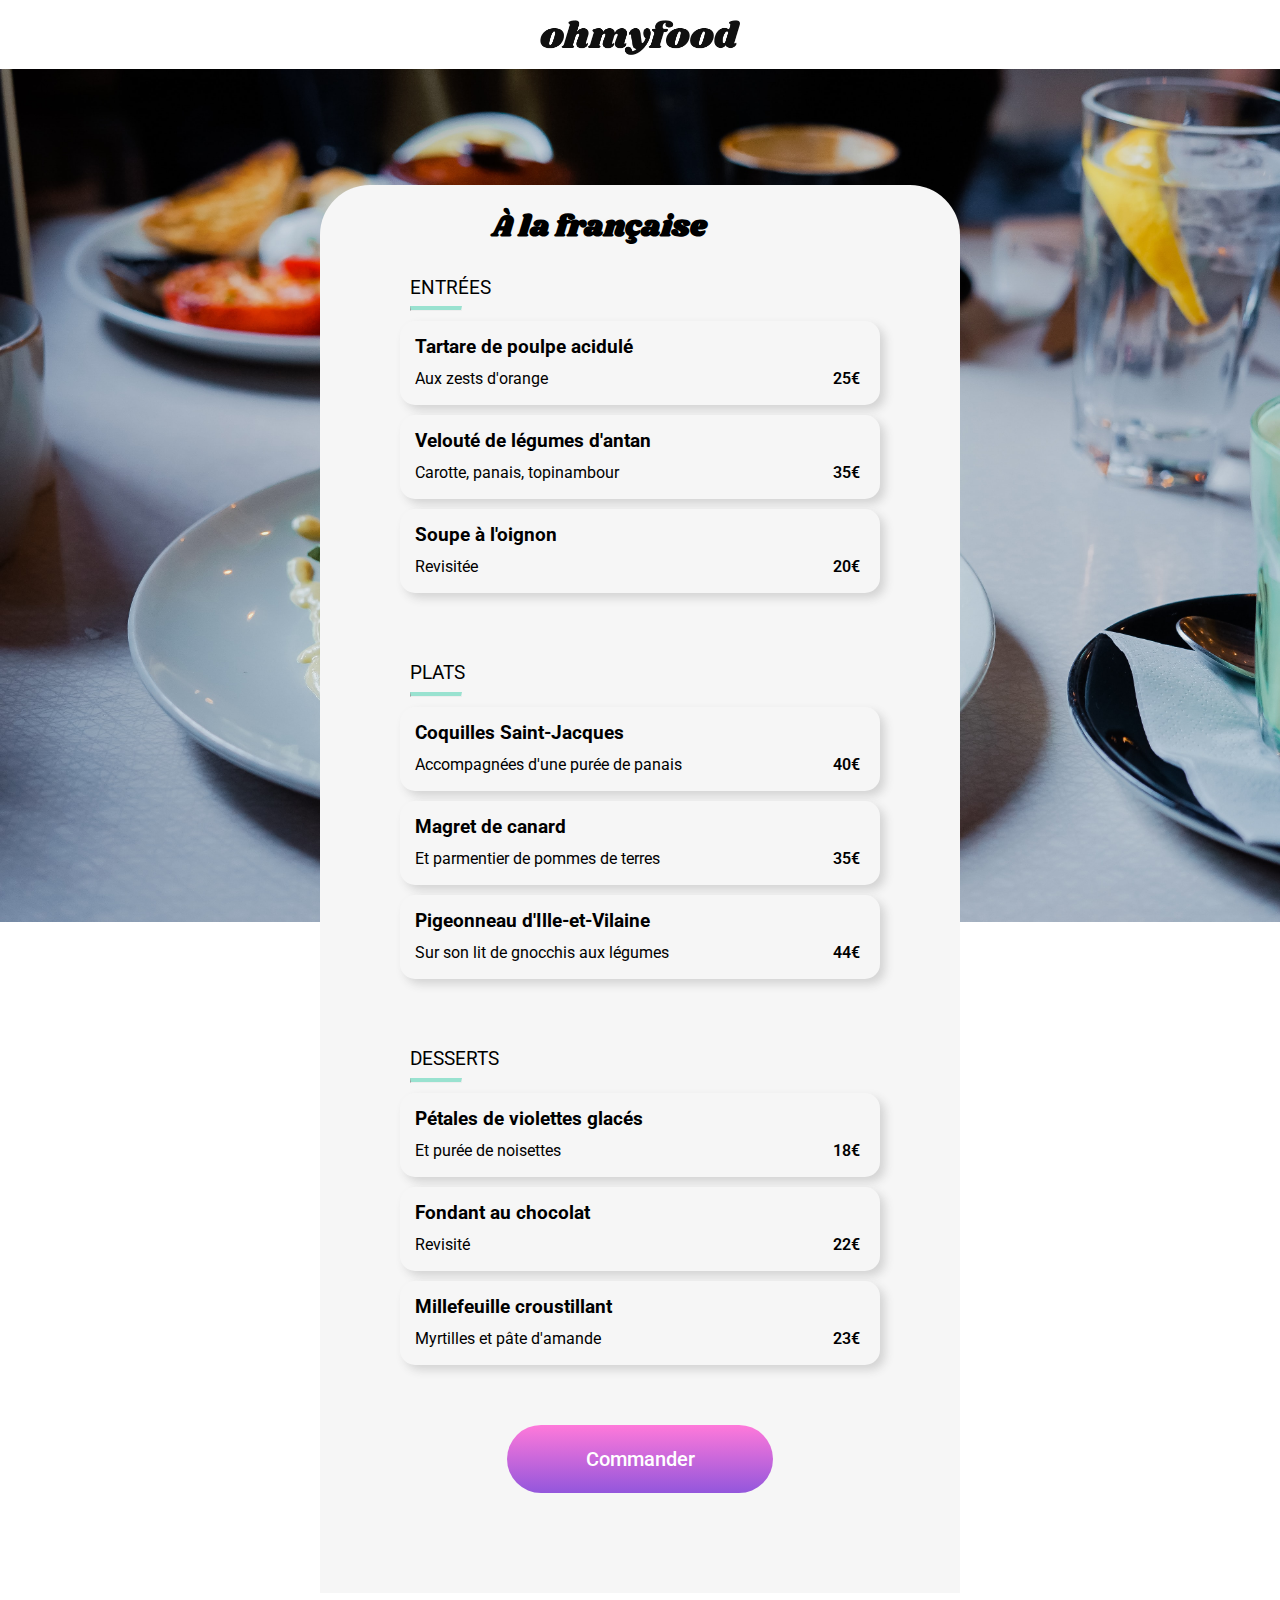
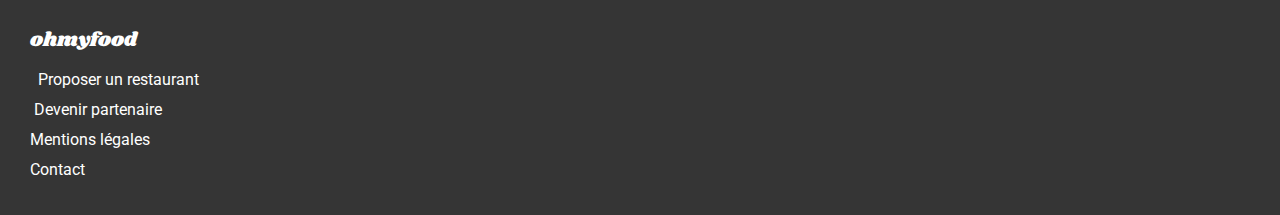
<file: menus/à_la_française.html>
<!DOCTYPE html>
<html lang="fr">

<head>
    <!-- <meta name="viewport" content="width=device-width, initial-scale=1.0"> -->
    <meta name="viewport" content="width=device-width,initial-scale=1">
    <meta charset="utf-8" />
    <link rel="preconnect" href="https://fonts.googleapis.com">
    <link rel="preconnect" href="https://fonts.gstatic.com" crossorigin>
    <link href="https://fonts.googleapis.com/css2?family=Roboto:wght@100;300;400;700;900&family=Shrikhand&display=swap" rel="stylesheet">
    <link rel="stylesheet" href="../css/menu.css" />
    <link rel="stylesheet" href="https://cdnjs.cloudflare.com/ajax/libs/font-awesome/6.1.1/css/all.min.css"
    integrity="sha512-KfkfwYDsLkIlwQp6LFnl8zNdLGxu9YAA1QvwINks4PhcElQSvqcyVLLD9aMhXd13uQjoXtEKNosOWaZqXgel0g=="
    crossorigin="anonymous" referrerpolicy="no-referrer" />
    <title>Projet Ohmyfood</title>
</head>

<body>
    <header>
        <div class="bouton_return">
            <a href="../index.html" class="bouton-return__link"><i class="fa-solid fa-arrow-left"></i></a>
        </div>
        <div class="logo">
            <img class="logo__image" src="../images/ohmyfood.png" alt="logo" />
        </div>
    </header>
    <div class="overlay__menu">
        <div class="section_image">
            <img class="section_image_photo" src="../images/a-la-francaise.jpg" alt="restaurant" />
        </div>
        <section class="menu">
            <div class="menu__titre__logo">
                <h1 class="menu__titre">À la française</h1>
                <i class="fa-solid fa-heart"></i>
            </div>
            <div class="attente-0 menu__partie">
                <h3 class="menu__titre__2">ENTRÉES</h3>
                <HR class="tiret">
                    <div class="menu__ligne">
                        <h3 class="text__ligne">Tartare de poulpe acidulé</h3>
                        <p class="text__ligne">Aux zests d'orange</p>
                        <p class="prix">25€</p>
                        <div class="animation__validation">
                            <div class="icone__validation">
                                <i class="fa-solid fa-check menuItem__Icon"></i>
                            </div>
                        </div>
                    </div>
                    <div class="menu__ligne">
                        <h3 class="text__ligne">Velouté de légumes d'antan</h3>
                        <p class="text__ligne">Carotte, panais, topinambour</p>
                        <p class="prix">35€</p>
                        <div class="animation__validation">
                            <div class="icone__validation">
                                <i class="fa-solid fa-check menuItem__Icon"></i>
                            </div>
                        </div>
                    </div>
                    <div class="menu__ligne">
                        <h3 class="text__ligne">Soupe à l'oignon</h3>
                        <p class="text__ligne">Revisitée</p>
                        <p class="prix">20€</p>
                        <div class="animation__validation">
                            <div class="icone__validation">
                                <i class="fa-solid fa-check menuItem__Icon"></i>
                            </div>
                        </div>
                    </div>
                </div>
                <div class="attente-1 menu__partie">
                    <h3 class="menu__titre__3">PLATS</h3>
                    <HR class="tiret">
                        <div class="menu__ligne">
                            <h3 class="text__ligne">Coquilles Saint-Jacques</h3>
                            <p class="text__ligne">Accompagnées d'une purée de panais</p>
                            <p class="prix">40€</p>
                            <div class="animation__validation">
                                <div class="icone__validation">
                                    <i class="fa-solid fa-check menuItem__Icon"></i>
                                </div>
                            </div>
                        </div>
                        <div class="menu__ligne">
                            <h3 class="text__ligne">Magret de canard</h3>
                            <p class="text__ligne">Et parmentier de pommes de terres</p>
                            <p class="prix">35€</p>
                            <div class="animation__validation">
                                <div class="icone__validation">
                                    <i class="fa-solid fa-check menuItem__Icon"></i>
                                </div>
                            </div>
                        </div>
                        <div class="menu__ligne">
                            <h3 class="text__ligne">Pigeonneau d'Ille-et-Vilaine</h3>
                            <p class="text__ligne">Sur son lit de gnocchis aux légumes</p>
                            <p class="prix">44€</p>
                            <div class="animation__validation">
                                <div class="icone__validation">
                                    <i class="fa-solid fa-check menuItem__Icon"></i>
                                </div>
                            </div>
                        </div>
                    </div>
                    <div class="attente-2 menu__partie">
                        <h3 class="menu__titre__3">DESSERTS</h3>
                        <HR class="tiret">
                            <div class="menu__ligne">
                                <h3 class="text__ligne">Pétales de violettes glacés</h3>
                                <p class="text__ligne">Et purée de noisettes</p>
                                <p class="prix">18€</p>
                                <div class="animation__validation">
                                    <div class="icone__validation">
                                        <i class="fa-solid fa-check menuItem__Icon"></i>
                                    </div>
                                </div>
                            </div>
                            <div class="menu__ligne">
                                <h3 class="text__ligne">Fondant au chocolat</h3>
                                <p class="text__ligne">Revisité</p>
                                <p class="prix">22€</p>
                                <div class="animation__validation">
                                    <div class="icone__validation">
                                        <i class="fa-solid fa-check menuItem__Icon"></i>
                                    </div>
                                </div>
                            </div>
                            <div class="menu__ligne">
                                <h3 class="text__ligne">Millefeuille croustillant</h3>
                                <p class="text__ligne">Myrtilles et pâte d'amande</p>
                                <p class="prix">23€</p>
                                <div class="animation__validation">
                                    <div class="icone__validation">
                                        <i class="fa-solid fa-check menuItem__Icon"></i>
                                    </div>
                                </div>
                            </div>
                        </div>
                        <div class="bouton_commander">
                            <p>Commander</p>
                        </div>
                    </section>
                    <footer class="footer">
                        <h5 class="footer__titre">ohmyfood</h5>
                        <div class="footer__text">
                            <i class="fa-solid fa-utensils"></i>
                            <a href="#" class="footer__text_1__link">&nbsp;&nbsp;Proposer un restaurant</a><br>
                            <i class="fa-solid fa-handshake-angle"></i>
                            <a href="#" class="footer__text_2__link">&nbsp;Devenir partenaire</a><br>
                            <a href="#">Mentions légales</a><br>
                            <a href="mailto:contact@ohmyfood.com">Contact</a><br>
                        </div>
                    </footer>
                </div>
                
            </body>
</file>
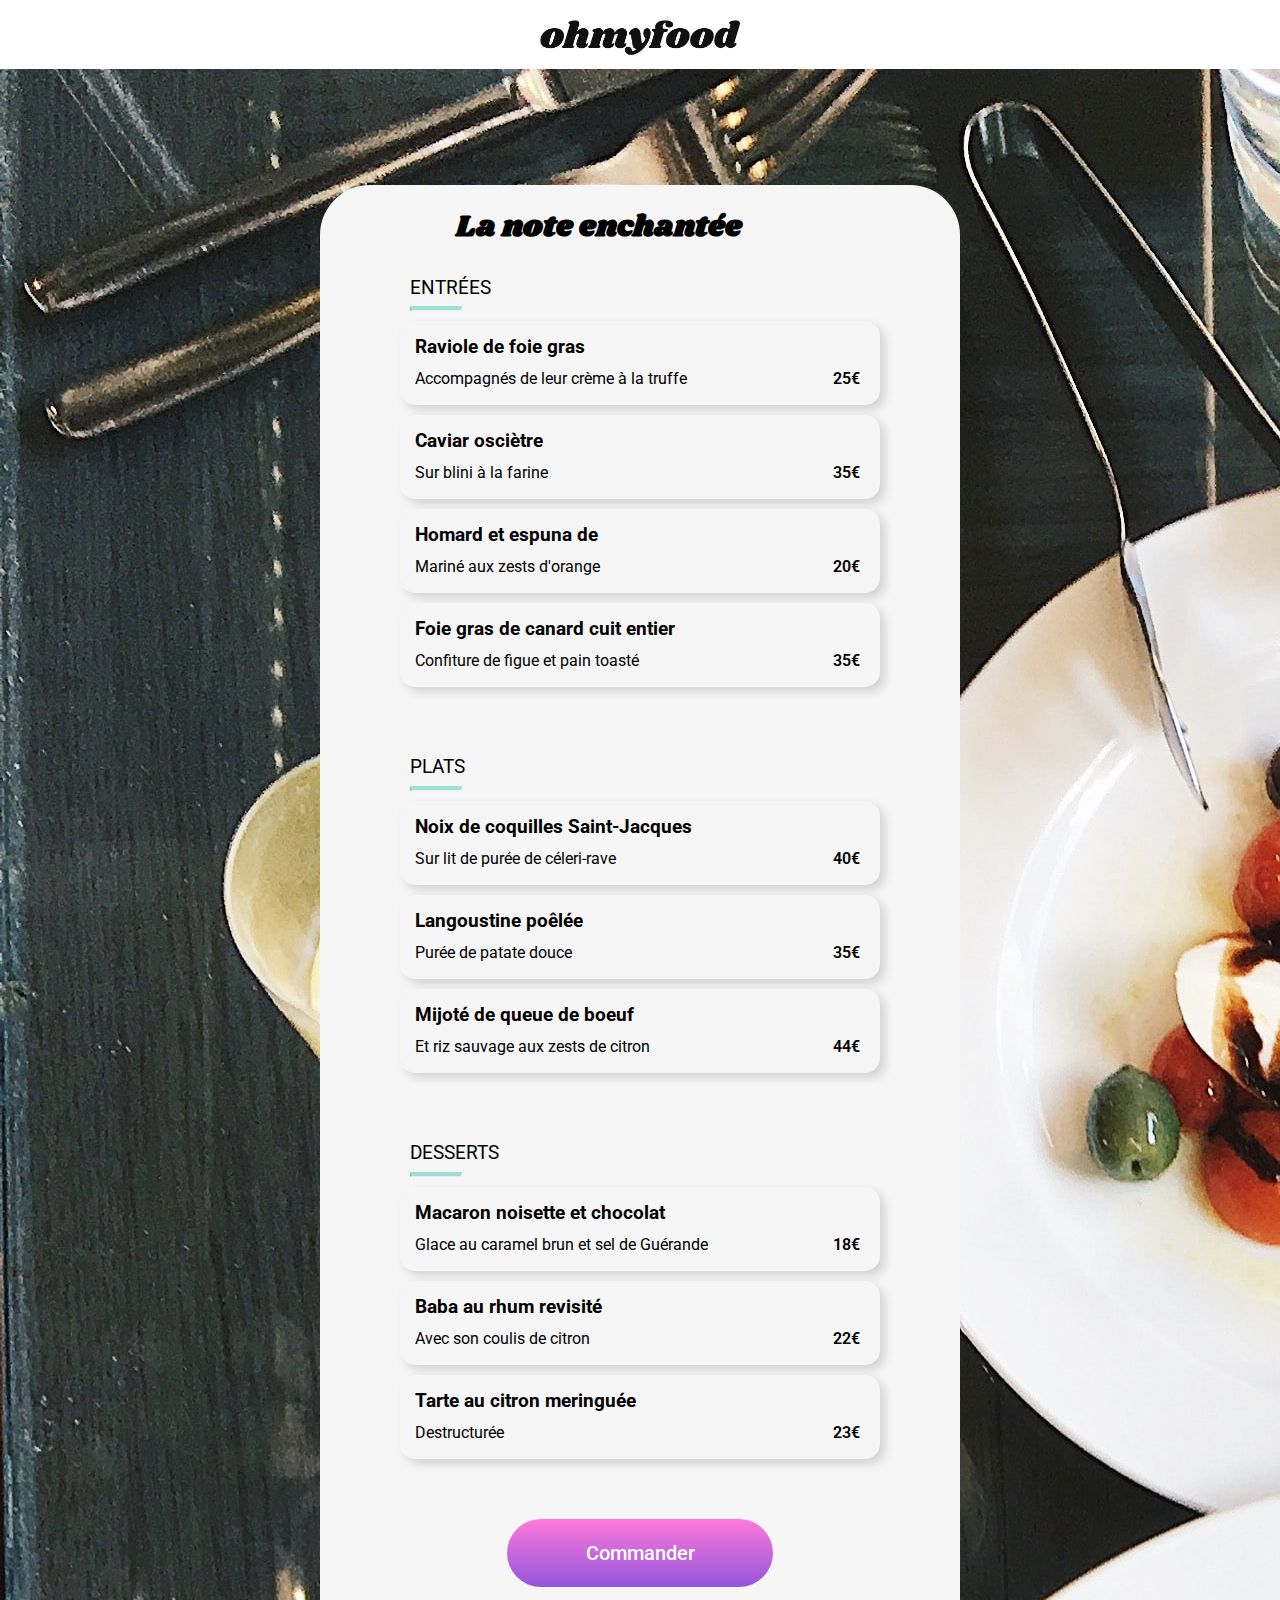
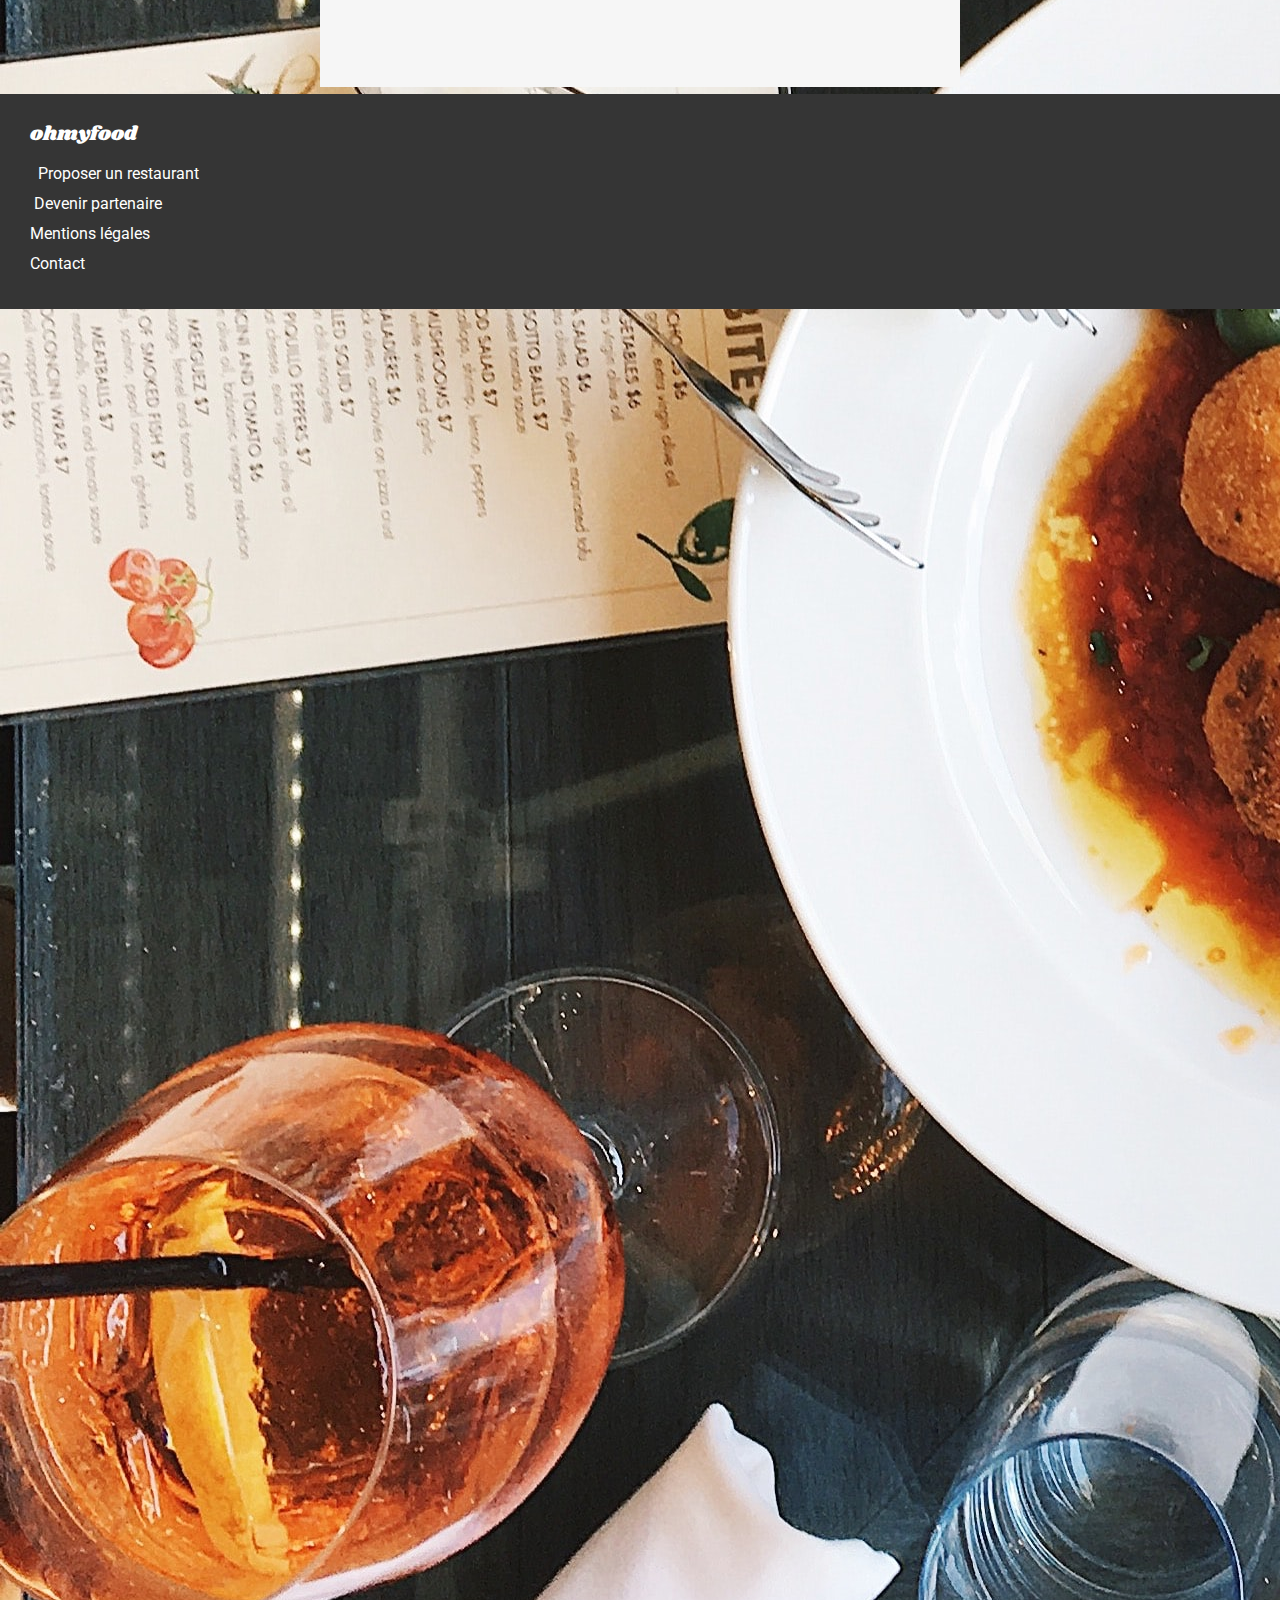
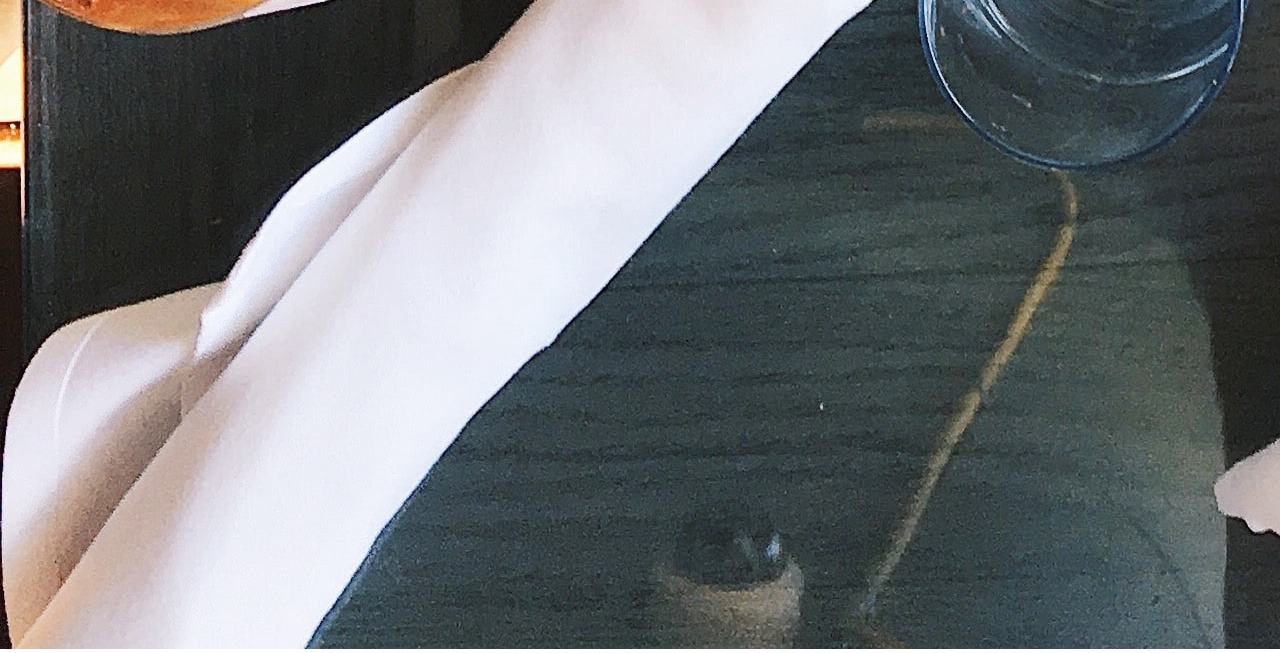
<file: html/menus/la_note_enchantée.html>
<!DOCTYPE html>
<html lang="fr">

<head>
    <meta name="viewport" content="width=device-width, initial-scale=1.0">

    <meta charset="utf-8" />
    <link rel="preconnect" href="https://fonts.googleapis.com">
    <link rel="preconnect" href="https://fonts.gstatic.com" crossorigin>
    <link href="https://fonts.googleapis.com/css2?family=Roboto:wght@100;300;400;700;900&family=Shrikhand&display=swap" rel="stylesheet">
    <link rel="stylesheet" href="../../css/menu.css" />
    <link rel="stylesheet" href="https://cdnjs.cloudflare.com/ajax/libs/font-awesome/6.1.1/css/all.min.css"
        integrity="sha512-KfkfwYDsLkIlwQp6LFnl8zNdLGxu9YAA1QvwINks4PhcElQSvqcyVLLD9aMhXd13uQjoXtEKNosOWaZqXgel0g=="
        crossorigin="anonymous" referrerpolicy="no-referrer" />
    <title>Projet Booki</title>
</head>

<body>
    <header>
        <div class="bouton_return">
            <a href="../home.html" class="bouton-return__link"><i class="fa-solid fa-arrow-left"></i></a>
        </div>
        <div class="logo">
            <img class="logo__image" src="/images/ohmyfood.png" alt="logo" />
        </div>
    </header>
    <div class="overlay__menu__enchantee">
    <section class="section_image">
        <img class="section_image__a_la_francaise" src="/images/note-enchantee.jpg" alt="restaurant" />
    </section>
    <section class="menu">
        <div class="menu__titre__logo">
        <h1 class="menu__titre">La note enchantée</h1>
        <i class="fa-solid fa-heart"></i>
        </div>
        <div class="attente-0 menu__partie">
            <h3 class="menu__titre__2">ENTRÉES</h3>
            <HR class="tiret" ALIGN=left WIDTH="50">
            <div class="menu__ligne">
                <h3 class="text__ligne">Raviole de foie gras</h3>
                <p class="text__ligne">Accompagnés de leur crème à la truffe</p>
                <p class="prix">25€</p>
                <div class="animation__validation">
                    <div class="icone__validation">
                      <i class="fa-solid fa-check menuItem__Icon"></i>
                    </div>
                </div>
            </div>
            <div class="menu__ligne">
                <h3 class="text__ligne">Caviar osciètre</h3>
                <p class="text__ligne">Sur blini à la farine</p>
                <p class="prix">35€</p>
                <div class="animation__validation">
                    <div class="icone__validation">
                      <i class="fa-solid fa-check menuItem__Icon"></i>
                    </div>
                </div>
            </div>
            <div class="menu__ligne">
                <h3 class="text__ligne">Homard et espuna de</h3>
                <p class="text__ligne">Mariné aux zests d'orange</p>
                <p class="prix">20€</p>
                <div class="animation__validation">
                    <div class="icone__validation">
                      <i class="fa-solid fa-check menuItem__Icon"></i>
                    </div>
                </div>
            </div>
            <div class="menu__ligne">
                <h3 class="text__ligne">Foie gras de canard cuit entier</h3>
                <p class="text__ligne">Confiture de figue et pain toasté</p>
                <p class="prix">35€</p>
                <div class="animation__validation">
                    <div class="icone__validation">
                      <i class="fa-solid fa-check menuItem__Icon"></i>
                    </div>
                </div>
            </div>
        </div>
        <div class="attente-1 menu__partie">
            <h3 class="menu__titre__3">PLATS</h3>
            <HR class="tiret" ALIGN=left WIDTH="50">
            <div class="menu__ligne">
                <h3 class="text__ligne">Noix de coquilles Saint-Jacques</h3>
                <p class="text__ligne">Sur lit de purée de céleri-rave</p>
                <p class="prix">40€</p>
                <div class="animation__validation">
                    <div class="icone__validation">
                      <i class="fa-solid fa-check menuItem__Icon"></i>
                    </div>
                </div>
            </div>
            <div class="menu__ligne">
                <h3 class="text__ligne">Langoustine poêlée</h3>
                <p class="text__ligne">Purée de patate douce</p>
                <p class="prix">35€</p>
                <div class="animation__validation">
                    <div class="icone__validation">
                      <i class="fa-solid fa-check menuItem__Icon"></i>
                    </div>
                </div>
            </div>
            <div class="menu__ligne">
                <h3 class="text__ligne">Mijoté de queue de boeuf</h3>
                <p class="text__ligne">Et riz sauvage aux zests de citron</p>
                <p class="prix">44€</p>
                <div class="animation__validation">
                    <div class="icone__validation">
                      <i class="fa-solid fa-check menuItem__Icon"></i>
                    </div>
                </div>
            </div>
        </div>
        <div class="attente-2 menu__partie">
            <h3 class="menu__titre__3">DESSERTS</h3>
            <HR class="tiret" ALIGN=left WIDTH="50">
            <div class="menu__ligne">
                <h3 class="text__ligne">Macaron noisette et chocolat</h3>
                <p class="text__ligne">Glace au caramel brun et sel de Guérande</p>
                <p class="prix">18€</p>
                <div class="animation__validation">
                    <div class="icone__validation">
                      <i class="fa-solid fa-check menuItem__Icon"></i>
                    </div>
                </div>
            </div>
            <div class="menu__ligne">
                <h3 class="text__ligne">Baba au rhum revisité</h3>
                <p class="text__ligne">Avec son coulis de citron</p>
                <p class="prix">22€</p>
                <div class="animation__validation">
                    <div class="icone__validation">
                      <i class="fa-solid fa-check menuItem__Icon"></i>
                    </div>
                </div>
            </div>
            <div class="menu__ligne">
                <h3 class="text__ligne">Tarte au citron meringuée</h3>
                <p class="text__ligne">Destructurée</p>
                <p class="prix">23€</p>
                <div class="animation__validation">
                    <div class="icone__validation">
                      <i class="fa-solid fa-check menuItem__Icon"></i>
                    </div>
                </div>
            </div>
        </div>
        <div class="bouton_commander">
            <p>Commander</p>
        </div>
    </section>
    <footer class="footer">
        <h5 class="footer__titre">ohmyfood</h5>
        <div class="footer__text">
            <i class="fa-solid fa-utensils"></i>
            <a href="#" class="footer__text_1__link">&nbsp;&nbsp;Proposer un restaurant</a><br>
            <i class="fa-solid fa-handshake-angle"></i>
            <a href="#" class="footer__text_2__link">&nbsp;Devenir partenaire</a><br>
            <a href="#">Mentions légales</a><br>
            <a href="mailto:contact@ohmyfood.com">Contact</a><br>
        </div>
    </footer>
    </div>
    
</body>
</file>
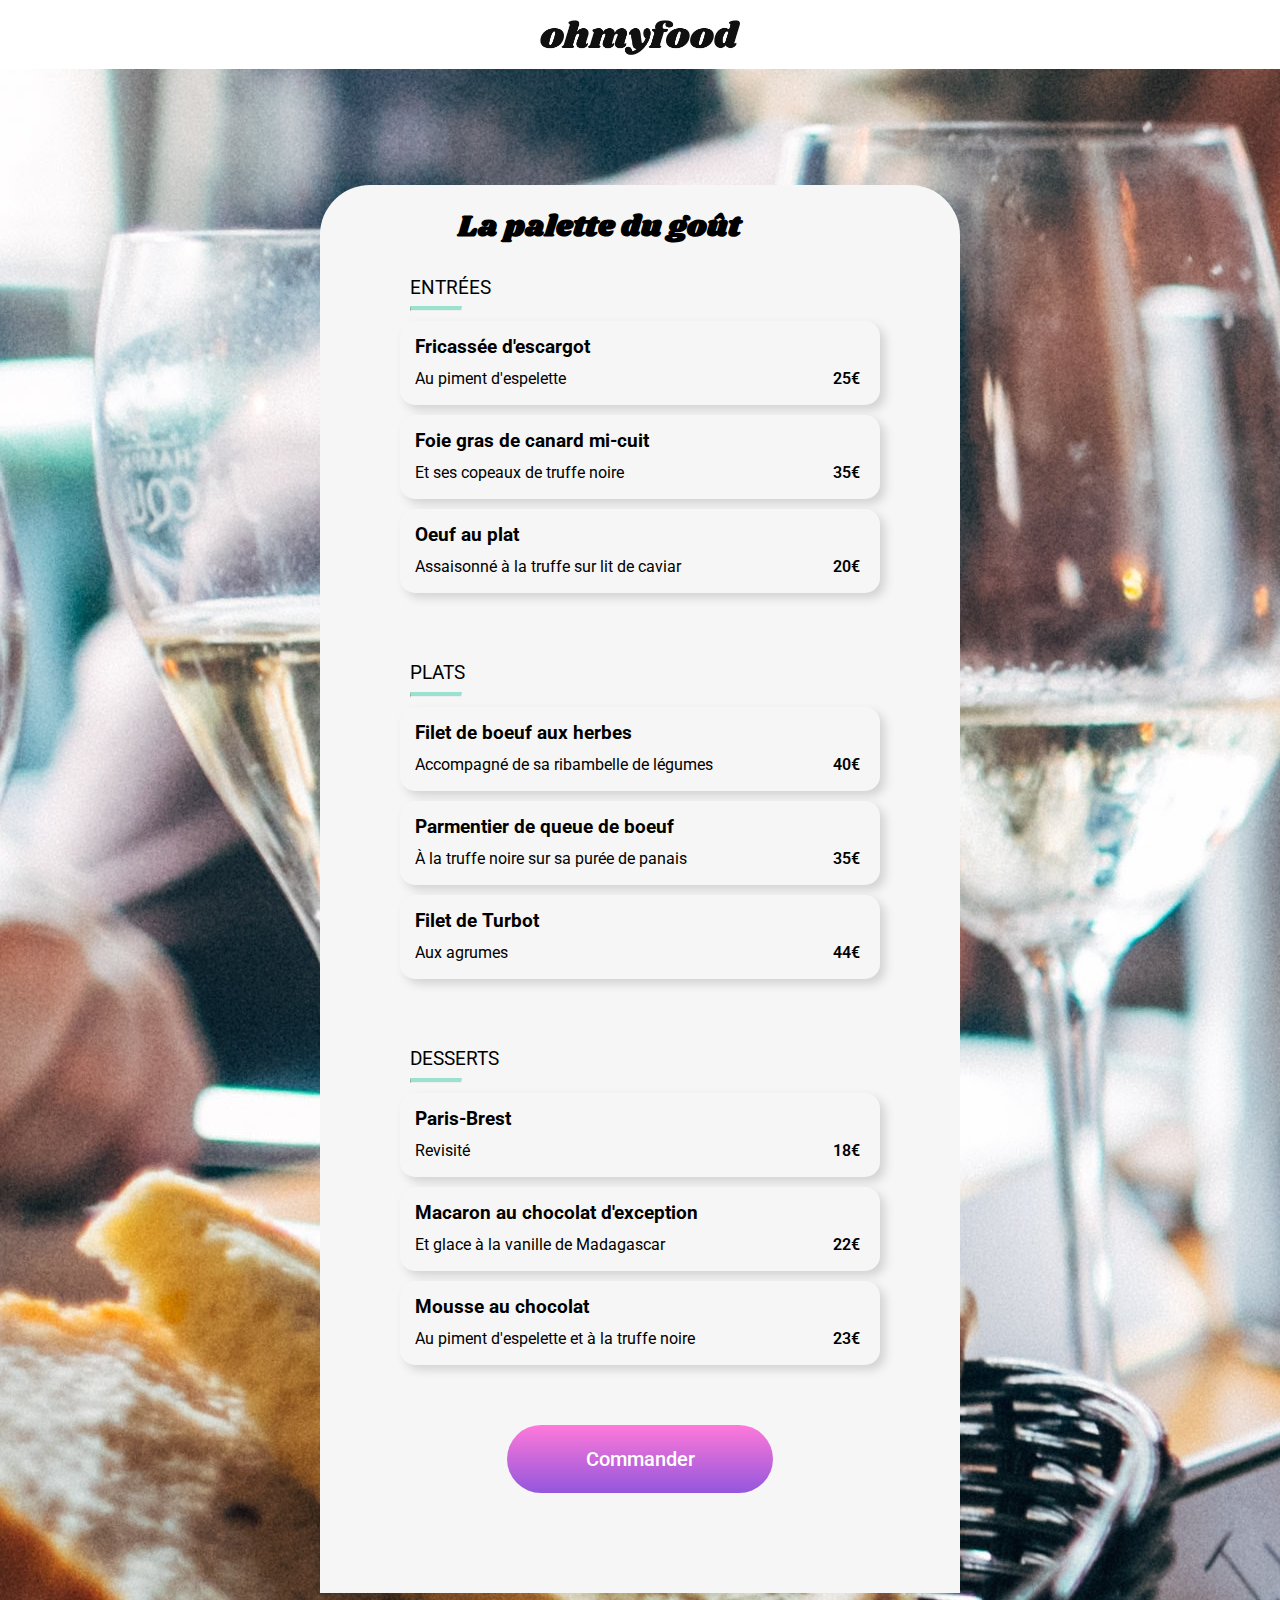
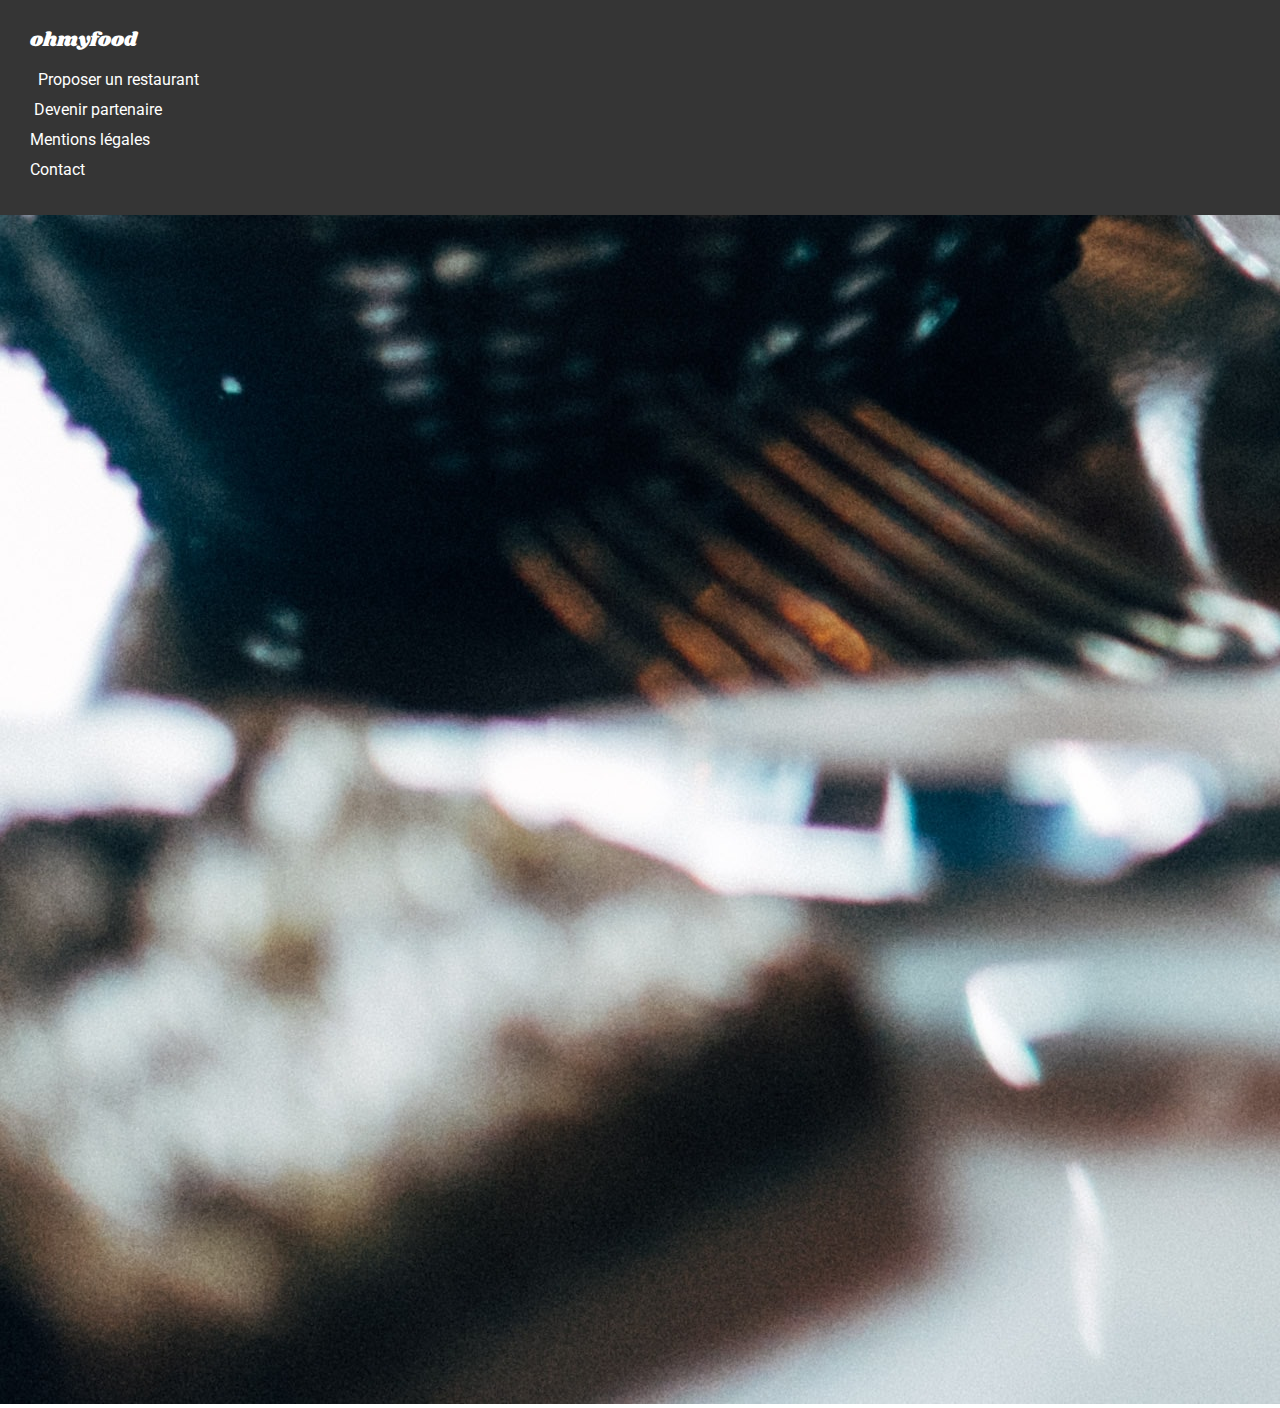
<file: html/menus/la_palette_du_goût.html>
<!DOCTYPE html>
<html lang="fr">

<head>
    <meta name="viewport" content="width=device-width, initial-scale=1.0">

    <meta charset="utf-8" />
    <link rel="preconnect" href="https://fonts.googleapis.com">
    <link rel="preconnect" href="https://fonts.gstatic.com" crossorigin>
    <link href="https://fonts.googleapis.com/css2?family=Roboto:wght@100;300;400;700;900&family=Shrikhand&display=swap" rel="stylesheet">
    <link rel="stylesheet" href="../../css/menu.css" />
    <link rel="stylesheet" href="https://cdnjs.cloudflare.com/ajax/libs/font-awesome/6.1.1/css/all.min.css"
        integrity="sha512-KfkfwYDsLkIlwQp6LFnl8zNdLGxu9YAA1QvwINks4PhcElQSvqcyVLLD9aMhXd13uQjoXtEKNosOWaZqXgel0g=="
        crossorigin="anonymous" referrerpolicy="no-referrer" />
    <title>Projet Booki</title>
</head>

<body>
    <header>
        <div class="bouton_return">
            <a href="../home.html" class="bouton-return__link"><i class="fa-solid fa-arrow-left"></i></a>
        </div>
        <div class="logo">
            <img class="logo__image" src="/images/ohmyfood.png" alt="logo" />
        </div>
    </header>
    <div class="overlay__menu">
    <section class="section_image">
        <img class="section_image__a_la_francaise" src="/images/palette-gout.jpg" alt="restaurant" />
    </section>
    <section class="menu">
        <div class="menu__titre__logo">
        <h1 class="menu__titre">La palette du goût</h1>
        <i class="fa-solid fa-heart"></i>
        </div>
        <div class="attente-0 menu__partie">
            <h3 class="menu__titre__2">ENTRÉES</h3>
            <HR class="tiret" ALIGN=left WIDTH="50">
            <div class="menu__ligne">
                <h3 class="text__ligne">Fricassée d'escargot</h3>
                <p class="text__ligne">Au piment d'espelette</p>
                <p class="prix">25€</p>
                <div class="animation__validation">
                    <div class="icone__validation">
                      <i class="fa-solid fa-check menuItem__Icon"></i>
                    </div>
                </div>
            </div>
            <div class="menu__ligne">
                <h3 class="text__ligne">Foie gras de canard mi-cuit</h3>
                <p class="text__ligne">Et ses copeaux de truffe noire</p>
                <p class="prix">35€</p>
                <div class="animation__validation">
                    <div class="icone__validation">
                      <i class="fa-solid fa-check menuItem__Icon"></i>
                    </div>
                </div>
            </div>
            <div class="menu__ligne">
                <h3 class="text__ligne">Oeuf au plat</h3>
                <p class="text__ligne">Assaisonné à la truffe sur lit de caviar</p>
                <p class="prix">20€</p>
                <div class="animation__validation">
                    <div class="icone__validation">
                      <i class="fa-solid fa-check menuItem__Icon"></i>
                    </div>
                </div>
            </div>
        </div>
        <div class="attente-1 menu__partie">
            <h3 class="menu__titre__3">PLATS</h3>
            <HR class="tiret" ALIGN=left WIDTH="50">
            <div class="menu__ligne">
                <h3 class="text__ligne">Filet de boeuf aux herbes</h3>
                <p class="text__ligne">Accompagné de sa ribambelle de légumes</p>
                <p class="prix">40€</p>
                <div class="animation__validation">
                    <div class="icone__validation">
                      <i class="fa-solid fa-check menuItem__Icon"></i>
                    </div>
                </div>
            </div>
            <div class="menu__ligne">
                <h3 class="text__ligne">Parmentier de queue de boeuf</h3>
                <p class="text__ligne">À la truffe noire sur sa purée de panais</p>
                <p class="prix">35€</p>
                <div class="animation__validation">
                    <div class="icone__validation">
                      <i class="fa-solid fa-check menuItem__Icon"></i>
                    </div>
                </div>
            </div>
            <div class="menu__ligne">
                <h3 class="text__ligne">Filet de Turbot</h3>
                <p class="text__ligne">Aux agrumes</p>
                <p class="prix">44€</p>
                <div class="animation__validation">
                    <div class="icone__validation">
                      <i class="fa-solid fa-check menuItem__Icon"></i>
                    </div>
                </div>
            </div>
        </div>
        <div class="attente-2 menu__partie">
            <h3 class="menu__titre__3">DESSERTS</h3>
            <HR class="tiret" ALIGN=left WIDTH="50">
            <div class="menu__ligne">
                <h3 class="text__ligne">Paris-Brest</h3>
                <p class="text__ligne">Revisité</p>
                <p class="prix">18€</p>
                <div class="animation__validation">
                    <div class="icone__validation">
                      <i class="fa-solid fa-check menuItem__Icon"></i>
                    </div>
                </div>
            </div>
            <div class="menu__ligne">
                <h3 class="text__ligne">Macaron au chocolat d'exception</h3>
                <p class="text__ligne">Et glace à la vanille de Madagascar</p>
                <p class="prix">22€</p>
                <div class="animation__validation">
                    <div class="icone__validation">
                      <i class="fa-solid fa-check menuItem__Icon"></i>
                    </div>
                </div>
            </div>
            <div class="menu__ligne">
                <h3 class="text__ligne">Mousse au chocolat</h3>
                <p class="text__ligne">Au piment d'espelette et à la truffe noire</p>
                <p class="prix">23€</p>
                <div class="animation__validation">
                    <div class="icone__validation">
                      <i class="fa-solid fa-check menuItem__Icon"></i>
                    </div>
                </div>
            </div>
        </div>
        <div class="bouton_commander">
            <p>Commander</p>
        </div>
    </section>
    <footer class="footer">
        <h5 class="footer__titre">ohmyfood</h5>
        <div class="footer__text">
            <i class="fa-solid fa-utensils"></i>
            <a href="#" class="footer__text_1__link">&nbsp;&nbsp;Proposer un restaurant</a><br>
            <i class="fa-solid fa-handshake-angle"></i>
            <a href="#" class="footer__text_2__link">&nbsp;Devenir partenaire</a><br>
            <a href="#">Mentions légales</a><br>
            <a href="mailto:contact@ohmyfood.com">Contact</a><br>
        </div>
    </footer>
    </div>
    
</body>
</file>
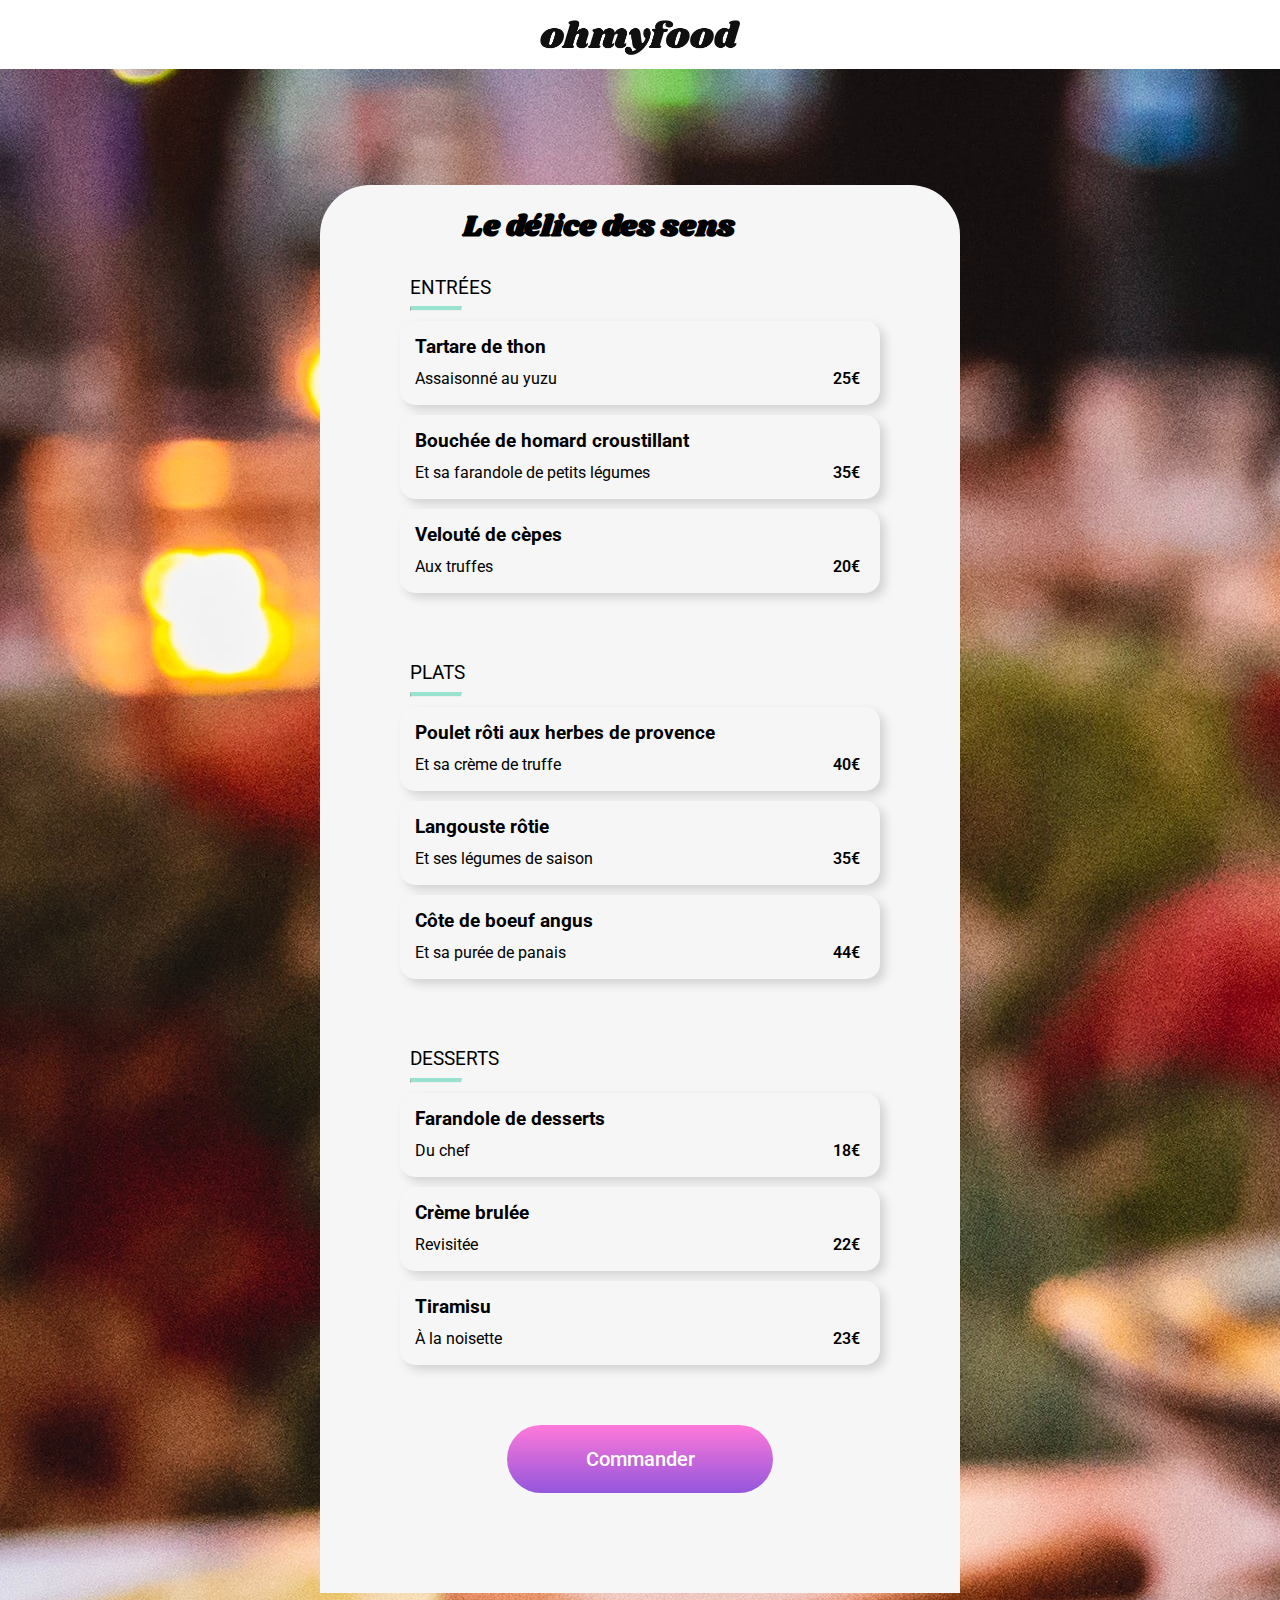
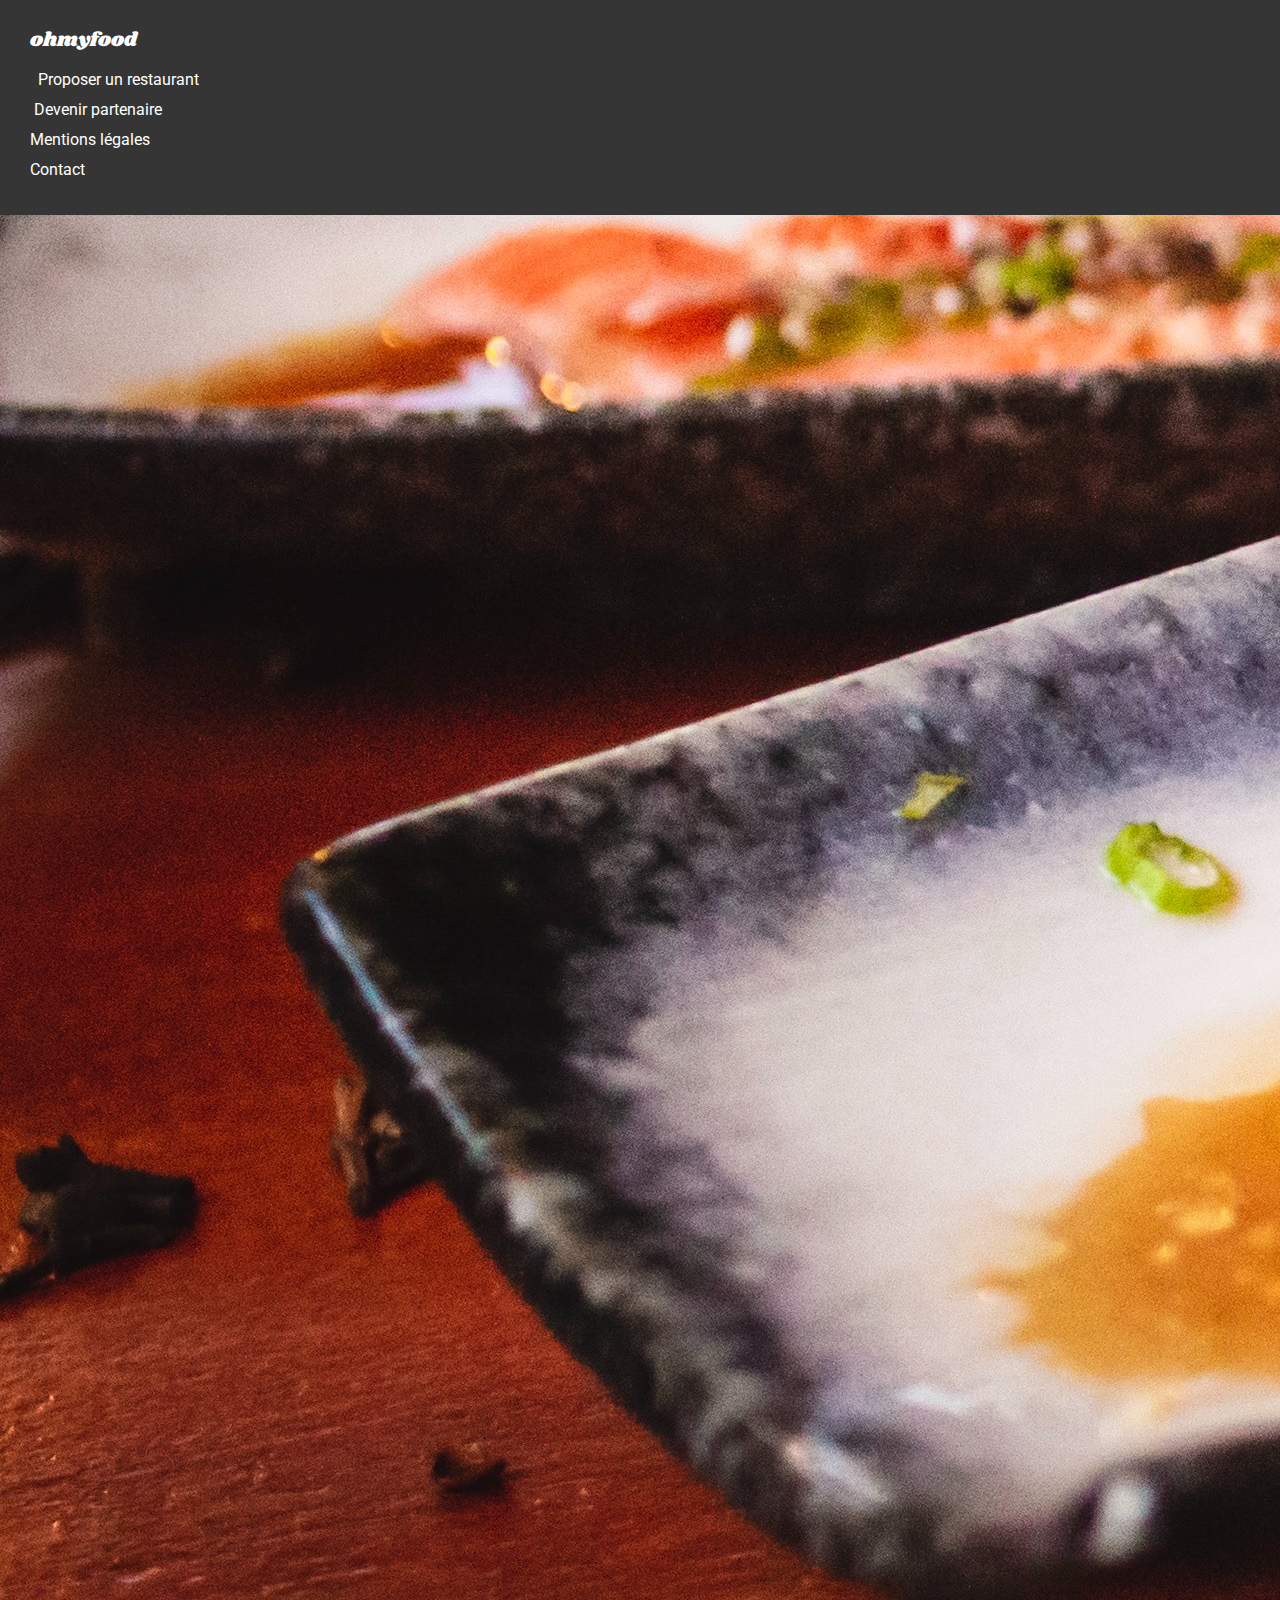
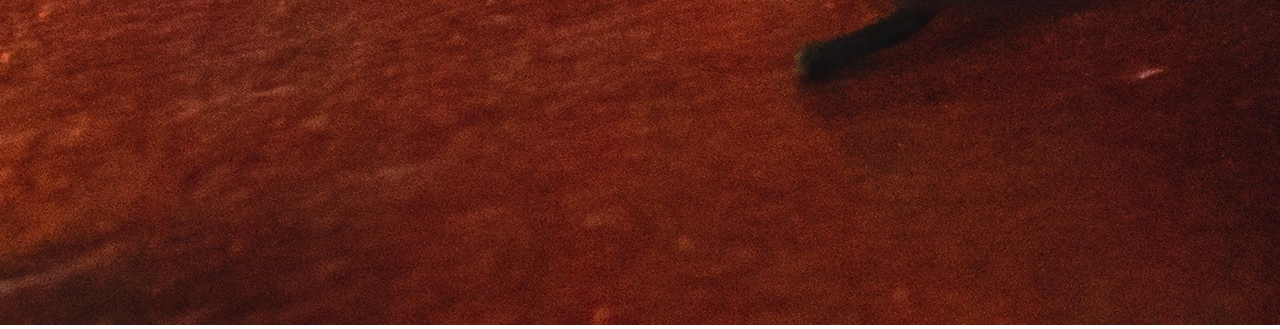
<file: html/menus/le_délice_des_sens.html>
<!DOCTYPE html>
<html lang="fr">

<head>
    <meta name="viewport" content="width=device-width, initial-scale=1.0">

    <meta charset="utf-8" />
    <link rel="preconnect" href="https://fonts.googleapis.com">
    <link rel="preconnect" href="https://fonts.gstatic.com" crossorigin>
    <link href="https://fonts.googleapis.com/css2?family=Roboto:wght@100;300;400;700;900&family=Shrikhand&display=swap" rel="stylesheet">
    <link rel="stylesheet" href="../../css/menu.css" />
    <link rel="stylesheet" href="https://cdnjs.cloudflare.com/ajax/libs/font-awesome/6.1.1/css/all.min.css"
        integrity="sha512-KfkfwYDsLkIlwQp6LFnl8zNdLGxu9YAA1QvwINks4PhcElQSvqcyVLLD9aMhXd13uQjoXtEKNosOWaZqXgel0g=="
        crossorigin="anonymous" referrerpolicy="no-referrer" />
    <title>Projet Booki</title>
</head>

<body>
    <header>
        <div class="bouton_return">
            <a href="../home.html" class="bouton-return__link"><i class="fa-solid fa-arrow-left"></i></a>
        </div>
        <div class="logo">
            <img class="logo__image" src="/images/ohmyfood.png" alt="logo" />
        </div>
    </header>
    <div class="overlay__menu">
    <section class="section_image">
        <img class="section_image__a_la_francaise" src="/images/delice-sens.jpg" alt="restaurant" />
    </section>
    <section class="menu">
        <div class="menu__titre__logo">
        <h1 class="menu__titre">Le délice des sens</h1>
        <i class="fa-solid fa-heart"></i>
        </div>
        <div class="attente-0 menu__partie">
            <h3 class="menu__titre__2">ENTRÉES</h3>
            <HR class="tiret" ALIGN=left WIDTH="50">
            <div class="menu__ligne">
                <h3 class="text__ligne">Tartare de thon</h3>
                <p class="text__ligne">Assaisonné au yuzu</p>
                <p class="prix">25€</p>
                <div class="animation__validation">
                    <div class="icone__validation">
                      <i class="fa-solid fa-check menuItem__Icon"></i>
                    </div>
                </div>
            </div>
            <div class="menu__ligne">
                <h3 class="text__ligne">Bouchée de homard croustillant</h3>
                <p class="text__ligne">Et sa farandole de petits légumes</p>
                <p class="prix">35€</p>
                <div class="animation__validation">
                    <div class="icone__validation">
                      <i class="fa-solid fa-check menuItem__Icon"></i>
                    </div>
                </div>
            </div>
            <div class="menu__ligne">
                <h3 class="text__ligne">Velouté de cèpes</h3>
                <p class="text__ligne">Aux truffes</p>
                <p class="prix">20€</p>
                <div class="animation__validation">
                    <div class="icone__validation">
                      <i class="fa-solid fa-check menuItem__Icon"></i>
                    </div>
                </div>
            </div>
        </div>
        <div class="attente-1 menu__partie">
            <h3 class="menu__titre__3">PLATS</h3>
            <HR class="tiret" ALIGN=left WIDTH="50">
            <div class="menu__ligne">
                <h3 class="text__ligne">Poulet rôti aux herbes de provence</h3>
                <p class="text__ligne">Et sa crème de truffe</p>
                <p class="prix">40€</p>
                <div class="animation__validation">
                    <div class="icone__validation">
                      <i class="fa-solid fa-check menuItem__Icon"></i>
                    </div>
                </div>
            </div>
            <div class="menu__ligne">
                <h3 class="text__ligne">Langouste rôtie</h3>
                <p class="text__ligne">Et ses légumes de saison</p>
                <p class="prix">35€</p>
                <div class="animation__validation">
                    <div class="icone__validation">
                      <i class="fa-solid fa-check menuItem__Icon"></i>
                    </div>
                </div>
            </div>
            <div class="menu__ligne">
                <h3 class="text__ligne">Côte de boeuf angus</h3>
                <p class="text__ligne">Et sa purée de panais</p>
                <p class="prix">44€</p>
                <div class="animation__validation">
                    <div class="icone__validation">
                      <i class="fa-solid fa-check menuItem__Icon"></i>
                    </div>
                </div>
            </div>
        </div>
        <div class="attente-2 menu__partie">
            <h3 class="menu__titre__3">DESSERTS</h3>
            <HR class="tiret" ALIGN=left WIDTH="50">
            <div class="menu__ligne">
                <h3 class="text__ligne">Farandole de desserts</h3>
                <p class="text__ligne">Du chef</p>
                <p class="prix">18€</p>
                <div class="animation__validation">
                    <div class="icone__validation">
                      <i class="fa-solid fa-check menuItem__Icon"></i>
                    </div>
                </div>
            </div>
            <div class="menu__ligne">
                <h3 class="text__ligne">Crème brulée</h3>
                <p class="text__ligne">Revisitée</p>
                <p class="prix">22€</p>
                <div class="animation__validation">
                    <div class="icone__validation">
                      <i class="fa-solid fa-check menuItem__Icon"></i>
                    </div>
                </div>
            </div>
            <div class="menu__ligne">
                <h3 class="text__ligne">Tiramisu</h3>
                <p class="text__ligne">À la noisette</p>
                <p class="prix">23€</p>
                <div class="animation__validation">
                    <div class="icone__validation">
                      <i class="fa-solid fa-check menuItem__Icon"></i>
                    </div>
                </div>
            </div>
        </div>
        <div class="bouton_commander">
            <p>Commander</p>
        </div>
    </section>
    <footer class="footer">
        <h5 class="footer__titre">ohmyfood</h5>
        <div class="footer__text">
            <i class="fa-solid fa-utensils"></i>
            <a href="#" class="footer__text_1__link">&nbsp;&nbsp;Proposer un restaurant</a><br>
            <i class="fa-solid fa-handshake-angle"></i>
            <a href="#" class="footer__text_2__link">&nbsp;Devenir partenaire</a><br>
            <a href="#">Mentions légales</a><br>
            <a href="mailto:contact@ohmyfood.com">Contact</a><br>
        </div>
    </footer>
    </div>
    
</body>
</file>
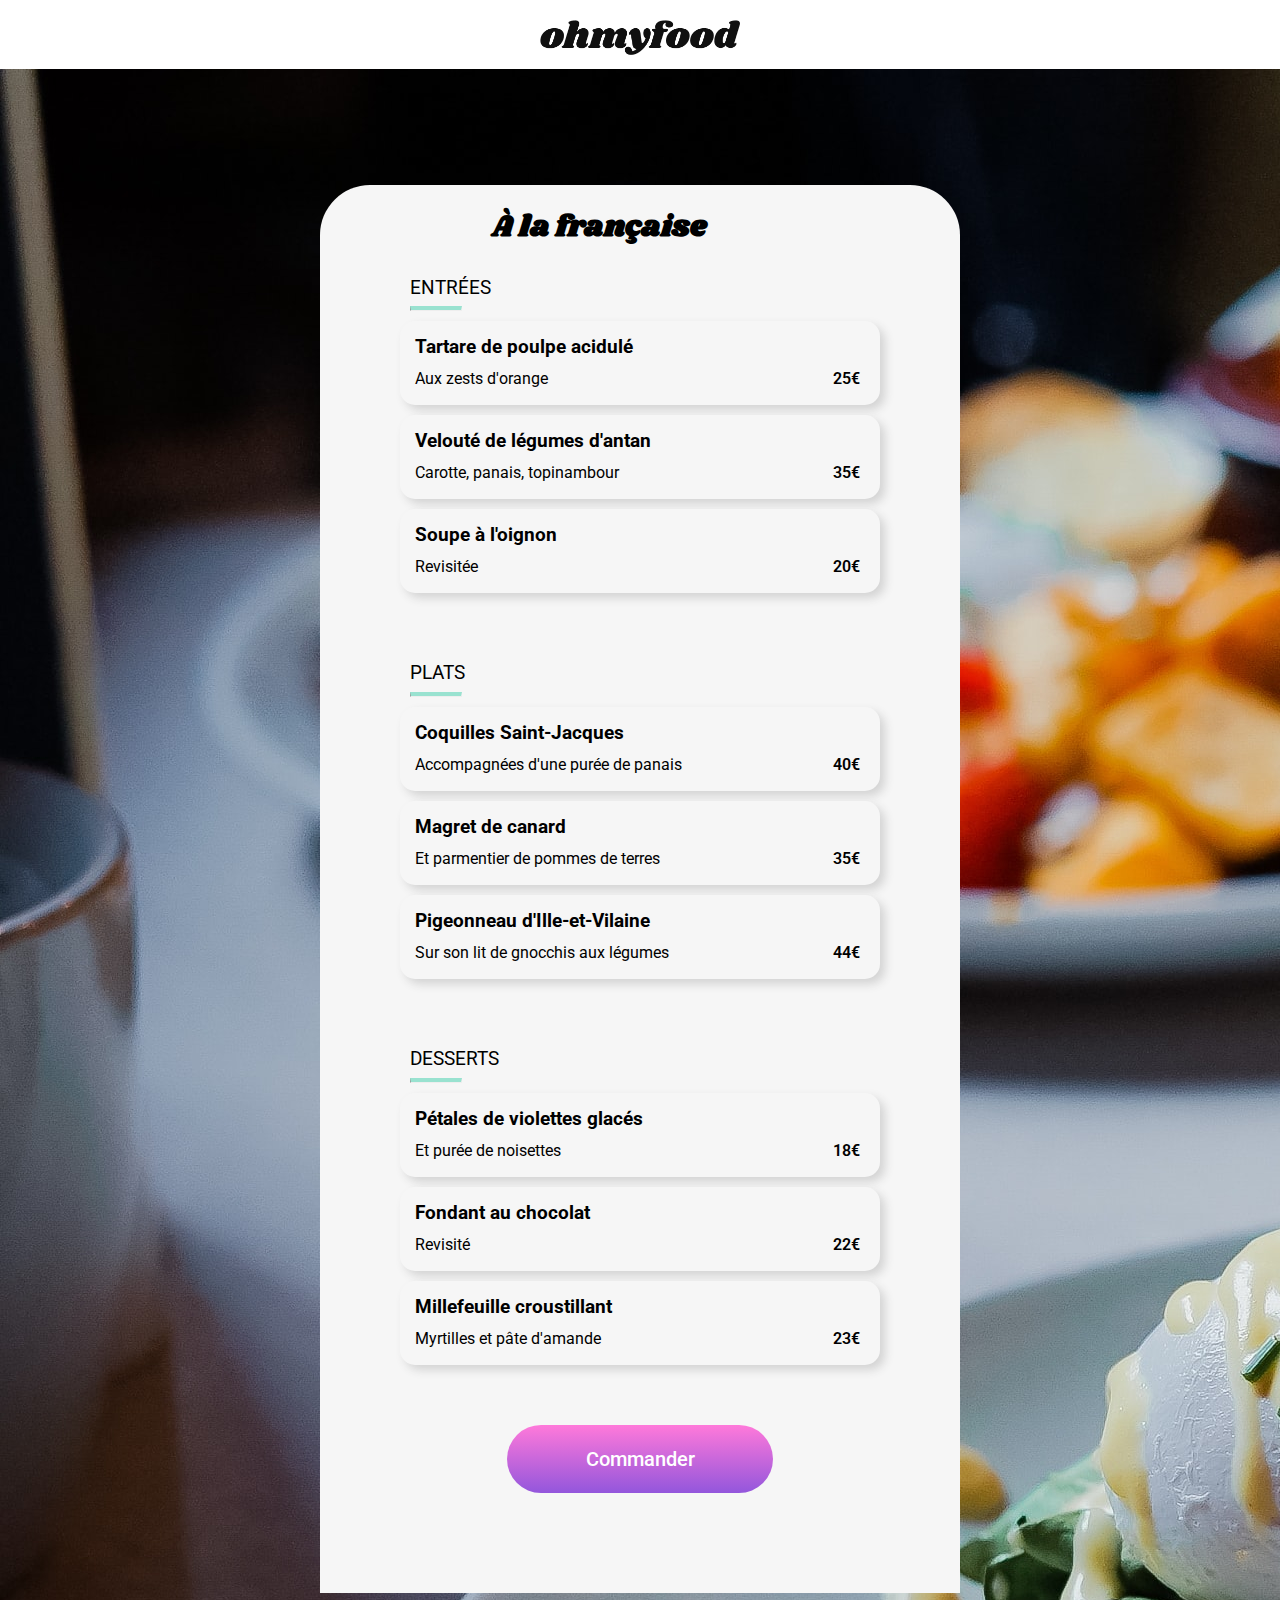
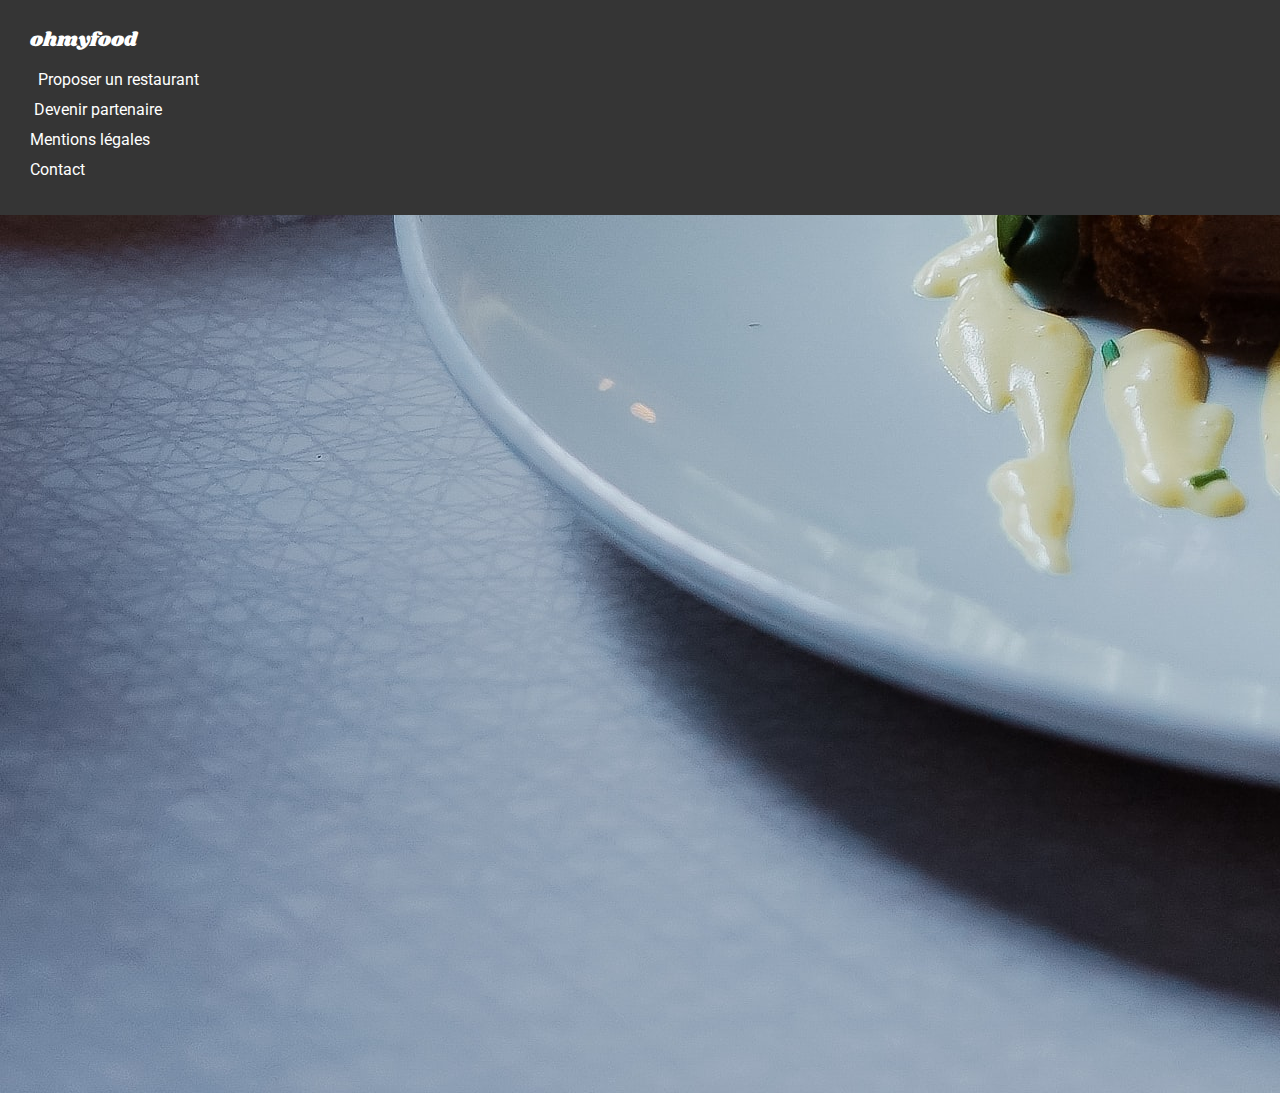
<file: html/menus/à_la_française.html>
<!DOCTYPE html>
<html lang="fr">

<head>
    <meta name="viewport" content="width=device-width, initial-scale=1.0">
    
    <meta charset="utf-8" />
    <link rel="preconnect" href="https://fonts.googleapis.com">
    <link rel="preconnect" href="https://fonts.gstatic.com" crossorigin>
    <link href="https://fonts.googleapis.com/css2?family=Roboto:wght@100;300;400;700;900&family=Shrikhand&display=swap" rel="stylesheet">
    <link rel="stylesheet" href="../../css/menu.css" />
    <link rel="stylesheet" href="https://cdnjs.cloudflare.com/ajax/libs/font-awesome/6.1.1/css/all.min.css"
    integrity="sha512-KfkfwYDsLkIlwQp6LFnl8zNdLGxu9YAA1QvwINks4PhcElQSvqcyVLLD9aMhXd13uQjoXtEKNosOWaZqXgel0g=="
    crossorigin="anonymous" referrerpolicy="no-referrer" />
    <title>Projet Booki</title>
</head>

<body>
    <header>
        <div class="bouton_return">
            <a href="../home.html" class="bouton-return__link"><i class="fa-solid fa-arrow-left"></i></a>
        </div>
        <div class="logo">
            <img class="logo__image" src="/images/ohmyfood.png" alt="logo" />
        </div>
    </header>
    <div class="overlay__menu">
        <section class="section_image">
            <img class="section_image__a_la_francaise" src="/images/a-la-francaise.jpg" alt="restaurant" />
        </section>
        <section class="menu">
            <div class="menu__titre__logo">
                <h1 class="menu__titre">À la française</h1>
                <i class="fa-solid fa-heart"></i>
            </div>
            <div class="attente-0 menu__partie">
                <h3 class="menu__titre__2">ENTRÉES</h3>
                <HR class="tiret" ALIGN=left WIDTH="50">
                    <div class="menu__ligne">
                        <h3 class="text__ligne">Tartare de poulpe acidulé</h3>
                        <p class="text__ligne">Aux zests d'orange</p>
                        <p class="prix">25€</p>
                        <div class="animation__validation">
                            <div class="icone__validation">
                                <i class="fa-solid fa-check menuItem__Icon"></i>
                            </div>
                        </div>
                    </div>
                    <div class="menu__ligne">
                        <h3 class="text__ligne">Velouté de légumes d'antan</h3>
                        <p class="text__ligne">Carotte, panais, topinambour</p>
                        <p class="prix">35€</p>
                        <div class="animation__validation">
                            <div class="icone__validation">
                                <i class="fa-solid fa-check menuItem__Icon"></i>
                            </div>
                        </div>
                    </div>
                    <div class="menu__ligne">
                        <h3 class="text__ligne">Soupe à l'oignon</h3>
                        <p class="text__ligne">Revisitée</p>
                        <p class="prix">20€</p>
                        <div class="animation__validation">
                            <div class="icone__validation">
                                <i class="fa-solid fa-check menuItem__Icon"></i>
                            </div>
                        </div>
                    </div>
                </div>
                <div class="attente-1 menu__partie">
                    <h3 class="menu__titre__3">PLATS</h3>
                    <HR class="tiret" ALIGN=left WIDTH="50">
                        <div class="menu__ligne">
                            <h3 class="text__ligne">Coquilles Saint-Jacques</h3>
                            <p class="text__ligne">Accompagnées d'une purée de panais</p>
                            <p class="prix">40€</p>
                            <div class="animation__validation">
                                <div class="icone__validation">
                                    <i class="fa-solid fa-check menuItem__Icon"></i>
                                </div>
                            </div>
                        </div>
                        <div class="menu__ligne">
                            <h3 class="text__ligne">Magret de canard</h3>
                            <p class="text__ligne">Et parmentier de pommes de terres</p>
                            <p class="prix">35€</p>
                            <div class="animation__validation">
                                <div class="icone__validation">
                                    <i class="fa-solid fa-check menuItem__Icon"></i>
                                </div>
                            </div>
                        </div>
                        <div class="menu__ligne">
                            <h3 class="text__ligne">Pigeonneau d'Ille-et-Vilaine</h3>
                            <p class="text__ligne">Sur son lit de gnocchis aux légumes</p>
                            <p class="prix">44€</p>
                            <div class="animation__validation">
                                <div class="icone__validation">
                                    <i class="fa-solid fa-check menuItem__Icon"></i>
                                </div>
                            </div>
                        </div>
                    </div>
                    <div class="attente-2 menu__partie">
                        <h3 class="menu__titre__3">DESSERTS</h3>
                        <HR class="tiret" ALIGN=left WIDTH="50">
                            <div class="menu__ligne">
                                <h3 class="text__ligne">Pétales de violettes glacés</h3>
                                <p class="text__ligne">Et purée de noisettes</p>
                                <p class="prix">18€</p>
                                <div class="animation__validation">
                                    <div class="icone__validation">
                                        <i class="fa-solid fa-check menuItem__Icon"></i>
                                    </div>
                                </div>
                            </div>
                            <div class="menu__ligne">
                                <h3 class="text__ligne">Fondant au chocolat</h3>
                                <p class="text__ligne">Revisité</p>
                                <p class="prix">22€</p>
                                <div class="animation__validation">
                                    <div class="icone__validation">
                                        <i class="fa-solid fa-check menuItem__Icon"></i>
                                    </div>
                                </div>
                            </div>
                            <div class="menu__ligne">
                                <h3 class="text__ligne">Millefeuille croustillant</h3>
                                <p class="text__ligne">Myrtilles et pâte d'amande</p>
                                <p class="prix">23€</p>
                                <div class="animation__validation">
                                    <div class="icone__validation">
                                        <i class="fa-solid fa-check menuItem__Icon"></i>
                                    </div>
                                </div>
                            </div>
                        </div>
                        <div class="bouton_commander">
                            <p>Commander</p>
                        </div>
                    </section>
                    <footer class="footer">
                        <h5 class="footer__titre">ohmyfood</h5>
                        <div class="footer__text">
                            <i class="fa-solid fa-utensils"></i>
                            <a href="#" class="footer__text_1__link">&nbsp;&nbsp;Proposer un restaurant</a><br>
                            <i class="fa-solid fa-handshake-angle"></i>
                            <a href="#" class="footer__text_2__link">&nbsp;Devenir partenaire</a><br>
                            <a href="#">Mentions légales</a><br>
                            <a href="mailto:contact@ohmyfood.com">Contact</a><br>
                        </div>
                    </footer>
                </div>
                
            </body>
</file>
<file: css/main.css>
body {
  margin: 0px;
  text-align: center;
}

.menu_1 {
  z-index: 1;
  position: relative;
  box-shadow: 0px 3px 5px rgb(193, 193, 193);
  width: 100%;
}
.menu_1__logo {
  width: 200px;
  padding-top: 20px;
  padding-bottom: 15px;
}

.menu_2 {
  z-index: -1;
  display: flex;
  justify-content: center;
  background-color: rgb(234, 234, 234);
  font-family: "Roboto", sans-serif;
  font-weight: 600;
}
.menu_2 .fa-solid.fa-location-dot {
  padding-top: 16px;
  padding-right: 11px;
}

.menu_3 {
  font-family: "Roboto", sans-serif;
  background-color: rgb(246, 246, 246);
  padding-bottom: 60px;
}
.menu_3__text_1 {
  margin-top: 0px;
  margin-left: 40px;
  margin-right: 40px;
  padding-top: 10px;
  font-weight: 800;
}
.menu_3__text_2 {
  font-size: 22px;
  font-weight: 350;
}
.menu_3__bouton {
  font-size: 20px;
  font-weight: 500;
  color: white;
  padding-inline: 8px;
  padding-top: 2px;
  padding-bottom: 2px;
  background: linear-gradient(#FF79DA, #9356DC);
  border-radius: 40px;
  width: 250px;
  margin: auto;
}
.menu_3__bouton:hover {
  background: linear-gradient(170deg, #ff93e1, #a16be0);
  box-shadow: 5px 5px 10px #7e7e7e;
}

.menu_4 {
  text-align: left;
  font-family: "Roboto", sans-serif;
  margin-left: 30px;
}
.menu_4__list {
  list-style-type: none;
  counter-reset: compteur;
  margin-left: -20px;
}
.menu_4__list li {
  counter-increment: compteur;
  margin-block: 30px;
  display: flex;
  align-items: center;
  justify-content: space-around;
  background-color: rgb(246, 246, 246);
  border-radius: 15px;
  padding-block: 20px;
  padding-right: 55px;
  width: 300px;
  box-shadow: 5px 5px 10px lightgray;
}
.menu_4__list li::before {
  padding: 5px;
  padding-inline: 10px;
  border-radius: 100%;
  background-color: #9356DC;
  color: white;
  content: counter(compteur);
  margin-left: -35px;
}

li:hover {
  background-color: #f2eafb;
  transform: scale(1.05);
  box-shadow: 5px 5px 10px #7e7e7e;
}

@media (max-width: 420px) {
  .menu_4__list li {
    padding-right: 33px;
    width: 227px;
  }
  .menu_4__list {
    margin-left: -31px;
  }
}
@media (min-width: 500px) {
  .menu_4 {
    display: flex;
    align-items: center;
    flex-flow: column;
  }
  .menu_4__list li {
    margin-inline: 20px;
  }
}
@media (min-width: 1200px) {
  .menu_4__list {
    display: flex;
  }
}
.section_1 {
  background-color: rgb(246, 246, 246);
}
.section_1__titre {
  font-family: "Roboto", sans-serif;
  text-align: left;
  margin-left: 50px;
  font-size: 40px;
  padding-top: 70px;
}

.section_1__cards {
  display: flex;
  flex-direction: column;
  margin-left: 40px;
}
.section_1__cards_restaurant {
  position: relative;
}
.section_1__cards img {
  width: 100%;
  border-top-left-radius: 40px;
  border-top-right-radius: 40px;
}
.section_1__cards p {
  text-align: left;
  padding-left: 20px;
  font-size: 25px;
  line-height: 9px;
}
.section_1__cards__titre {
  padding-top: 5px;
  font-weight: 600;
  font-size: 25px;
  line-height: 9px;
}
.section_1__cards a {
  text-decoration: none;
  color: black;
  font-family: "Roboto", sans-serif;
}
.section_1__cards_restaurant {
  border-radius: 40px;
  background-color: white;
  width: 90%;
  margin-bottom: 30px;
  box-shadow: 5px 5px 10px lightgray;
}
.section_1__cards__flex {
  display: flex;
  justify-content: space-between;
}
.section_1__cards__etiquette_nouveau {
  position: absolute;
  top: 0px;
  right: 25px;
}
.section_1__cards__etiquette_nouveau__text {
  background-color: rgb(153, 226, 208);
  width: 120px;
  padding-block: 15px;
  color: rgb(2, 136, 103);
  font-weight: 600;
  font-size: 10px;
  border-radius: 4px;
}
.section_1__cards_restaurant:hover {
  transform: scale(1.05);
  box-shadow: 5px 5px 10px #7e7e7e;
}

@media (max-width: 330px) {
  .section_1__cards p {
    font-size: 20px;
  }
  .section_1__cards__etiquette_nouveau__text {
    width: 97px;
  }
}
@media (max-width: 500px) {
  .section_1__cards__etiquette_nouveau__text {
    width: 68px;
    font-size: 10px;
    padding-block: 8px;
  }
  .section_1__cards p {
    padding-left: 9px;
    font-size: 15px;
    line-height: 9px;
  }
}
@media (min-width: 768px) {
  .section_1 {
    display: flex;
    align-items: center;
    flex-flow: column;
  }
  .section_1__cards {
    align-items: center;
  }
  .section_1__cards_restaurant {
    width: 70%;
  }
}
@media (min-width: 992px) {
  .section_1__cards {
    display: flex;
    flex-flow: column;
  }
  .section_1__cards_restaurant {
    width: 750px;
    height: 458px;
    margin: 30px;
    padding-bottom: 30px;
  }
}
.footer {
  background-color: rgb(53, 53, 53);
  text-align: left;
  padding-left: 30px;
  padding-bottom: 30px;
  padding-top: 25px;
}
.footer__titre {
  font-family: "Shrikhand";
  font-size: 20px;
  color: white;
  font-weight: 300;
  margin: 0px;
  padding-bottom: 10px;
}
.footer__text {
  color: white;
  line-height: 30px;
}

footer a {
  text-decoration: none;
  color: white;
  font-family: "Roboto", sans-serif;
}

.fa-solid.fa-heart {
  padding-top: 30px;
  right: 29px;
  padding-right: 2px;
  font-size: 25px;
  -webkit-text-stroke-color: black;
  -webkit-text-stroke-width: 1px;
  -webkit-text-fill-color: white;
  background: linear-gradient(#9356DC, #FF79DA);
  -webkit-background-clip: text;
}
.fa-solid.fa-heart:hover {
  animation: petitcoeur 1s;
  -webkit-text-stroke-color: transparent;
  -webkit-text-fill-color: transparent;
}

.fa-solid.fa-heart.menu {
  padding-top: 19px;
  right: 29px;
  padding-right: 21px;
  font-size: 25px;
  -webkit-text-stroke-color: black;
  -webkit-text-stroke-width: 1px;
  -webkit-text-fill-color: white;
  background: linear-gradient(#9356DC, #FF79DA);
  -webkit-background-clip: text;
}
.fa-solid.fa-heart.menu:hover {
  animation: petitcoeur 1s;
  -webkit-text-stroke-color: transparent;
  -webkit-text-fill-color: transparent;
}

@keyframes petitcoeur {
  0% {
    opacity: 0%;
  }
  100% {
    opacity: 100%;
  }
}
.loader {
  width: 48px;
  height: 48px;
  border-radius: 50%;
  display: block;
  margin: 15px auto;
  position: absolute;
  box-sizing: border-box;
  animation: rotation 1s linear infinite;
  top: 50%;
  left: 50%;
}

.cercle1 {
  box-sizing: border-box;
  position: absolute;
  left: 0;
  top: 0;
  color: #9356DC;
  width: 16px;
  height: 16px;
  transform: translate(-50%, 50%);
  border-radius: 50%;
}

.cercle2 {
  left: auto;
  right: 0;
  color: #FF79DA;
  transform: translate(50%, 100%);
}

@keyframes rotation {
  0% {
    transform: rotate(0deg);
  }
  100% {
    transform: rotate(360deg);
  }
}
.fond__loader {
  position: fixed;
  width: 100%;
  height: 100%;
  background: #f1f1f1;
  z-index: 10;
  animation: end__loader 3s ease-in forwards;
}

@keyframes end__loader {
  0% {
    opacity: 1;
  }
  50% {
    opacity: 1;
  }
  99% {
    opacity: 0;
  }
  100% {
    opacity: 0;
    z-index: -1;
  }
}/*# sourceMappingURL=main.css.map */
</file>
<file: css/menu.css>
body {
  text-align: center;
  margin: 0px;
}

.logo__image {
  width: 200px;
  padding-top: 20px;
  padding-bottom: 10px;
}

.fa-solid.fa-arrow-left {
  color: rgb(53, 53, 53);
  text-decoration: none;
  position: absolute;
  left: 20px;
  top: 25px;
  font-size: 25px;
}

.overlay__menu {
  position: relative;
  min-height: 1746px;
}

.overlay__menu__enchantee {
  position: relative;
  min-height: 1840px;
}

.section_image {
  position: absolute;
  top: 0;
  left: 0;
}

.section_image_photo {
  width: 100%;
  position: relative;
}

.section_image_photo_appli {
  width: 100%;
  position: relative;
}

.section_image_photo_responsive {
  display: none;
}

.menu__partie {
  animation: deroulement__menu 0.5s;
  animation-timing-function: ease-in;
  animation-fill-mode: both;
}

.menu {
  width: 100%;
  position: absolute;
  top: 200px;
  left: 0;
  border-top-left-radius: 50px;
  border-top-right-radius: 50px;
  background-color: rgb(246, 246, 246);
}
.menu__titre {
  font-family: "Shrikhand";
  font-size: 30px;
}
.menu__titre__2 {
  font-family: "Roboto", sans-serif;
  text-align: left;
  margin-left: 20px;
  line-height: 0px;
  font-weight: 400;
}
.menu__titre__3 {
  font-family: "Roboto", sans-serif;
  text-align: left;
  margin-left: 20px;
  line-height: 0px;
  font-weight: 400;
  margin-top: 70px;
}
.menu__titre__logo {
  display: flex;
  justify-content: space-around;
}

.bouton_commander {
  font-family: "Roboto", sans-serif;
  font-size: 20px;
  font-weight: 500;
  color: white;
  padding-inline: 8px;
  padding-top: 2px;
  padding-bottom: 2px;
  background: linear-gradient(#FF79DA, #9356DC);
  border-radius: 40px;
  width: 250px;
  margin-block: 50px;
  margin-bottom: 100px;
  text-align: center;
  margin-inline: auto;
}

.bouton_commander:hover {
  background: linear-gradient(170deg, #ff93e1, #a16be0);
  box-shadow: 5px 5px 10px #7e7e7e;
}

.menu__ligne {
  background-color: rgb(246, 246, 246);
  border-radius: 15px;
  box-shadow: 5px 5px 10px lightgray;
  text-align: left;
  position: relative;
  margin-block: 10px;
  margin-inline: 10px;
  padding-block: 10px;
}

.prix {
  position: absolute;
  right: 0;
  top: 0;
  padding-right: 20px;
  padding-top: 32px;
  font-family: "Roboto", sans-serif;
  font-weight: 600;
}

.menu__ligne:hover .prix {
  right: 70px;
  transition-duration: 1s;
}

.text__ligne {
  line-height: 2px;
  font-family: "Roboto", sans-serif;
  padding-left: 20px;
  white-space: nowrap;
  overflow: hidden;
  padding: 15px;
  margin: 0px;
  width: 280px;
  text-overflow: ellipsis;
}

.menu__ligne:hover .text__ligne {
  width: 200px;
  text-overflow: ellipsis;
  transition-duration: 1s;
}

.tiret {
  border-top: 4px solid #99E2D0;
  margin-left: 20px;
  text-align: left;
  width: 50px;
}

.fa-regular.fa-heart {
  padding-top: 35px;
  font-size: 25px;
}

.footer {
  position: absolute;
  bottom: 0px;
  background-color: rgb(53, 53, 53);
  text-align: left;
  padding-bottom: 30px;
  padding-top: 25px;
  width: 100%;
}
.footer__text {
  padding-left: 30px;
  color: white;
  line-height: 30px;
}
.footer__titre {
  padding-left: 30px;
  font-family: "Shrikhand";
  font-size: 20px;
  color: white;
  font-weight: 300;
  margin: 0px;
  padding-bottom: 10px;
}

footer a {
  text-decoration: none;
  color: white;
  font-family: "Roboto", sans-serif;
}

.attente-0 {
  animation-delay: 0s;
}

.attente-1 {
  animation-delay: 0.5s;
}

.attente-2 {
  animation-delay: 1s;
}

@keyframes deroulement__menu {
  0% {
    opacity: 0;
    transform: translatey(20%);
  }
  50% {
    opacity: 0.5;
  }
  100% {
    opacity: 1;
  }
}
.menu__ligne:hover .animation__validation {
  transition-duration: 1s;
  animation-duration: 1s;
  animation-name: display-translation;
  animation-fill-mode: forwards;
}

.animation__validation {
  visibility: hidden;
  position: absolute;
  top: 0px;
  background-color: aquamarine;
  padding: 28px;
  padding-inline: 25px;
  border-bottom-right-radius: 15px;
  border-top-right-radius: 15px;
}

.menu__ligne:hover .icone__validation {
  transform: rotate(0);
  transition-duration: 1s;
}

.icone__validation {
  background: white;
  padding: 5px;
  border-radius: 100%;
  padding-inline: 7px;
  color: aquamarine;
  transform: rotate(-180deg);
}

@media (max-width: 350px) {
  .text__ligne {
    width: 201px;
  }
  .footer {
    bottom: -38px;
  }
  .menu__ligne:hover .text__ligne {
    width: 150px;
    text-overflow: ellipsis;
    transition-duration: 1s;
  }
  .menu__titre {
    font-size: 25px;
  }
}
@media (min-width: 450px) {
  .text__ligne {
    text-overflow: clip;
    overflow: visible;
  }
}
@media (min-width: 768px) {
  .menu {
    top: 300px;
  }
  .text__ligne {
    text-overflow: clip;
    overflow: visible;
  }
  .footer {
    bottom: -130px;
  }
}
@media (min-width: 992px) {
  .menu {
    display: flex;
    justify-content: center;
    align-items: center;
    flex-flow: column;
    width: 50%;
    margin-inline: 25%;
    top: 116px;
  }
  .menu__ligne {
    width: 480px;
  }
  .fa-solid.fa-heart {
    margin-left: 80px;
  }
  .animation__validation {
    opacity: 0%;
  }
  .menu__ligne:hover .animation__validation {
    right: 0px;
    transition-duration: 1s;
    animation-duration: 1s;
    animation-name: apparition, display-translation;
    animation-fill-mode: forwards;
  }
  .footer {
    bottom: 0px;
  }
  .section_image_photo_appli {
    display: none;
  }
  .section_image_photo_responsive {
    display: block;
    width: 100%;
    position: relative;
  }
}
@keyframes apparition {
  from {
    opacity: 0%;
  }
  to {
    opacity: 100%;
  }
}
@keyframes display-translation {
  from {
    right: -90px;
    visibility: hidden;
  }
  to {
    right: 0px;
    visibility: visible;
  }
}
.fa-solid.fa-heart {
  padding-top: 30px;
  right: 29px;
  padding-right: 2px;
  font-size: 25px;
  -webkit-text-stroke-color: black;
  -webkit-text-stroke-width: 1px;
  -webkit-text-fill-color: white;
  background: linear-gradient(#9356DC, #FF79DA);
  -webkit-background-clip: text;
}
.fa-solid.fa-heart:hover {
  animation: petitcoeur 1s;
  -webkit-text-stroke-color: transparent;
  -webkit-text-fill-color: transparent;
}

.fa-solid.fa-heart.menu {
  padding-top: 19px;
  right: 29px;
  padding-right: 21px;
  font-size: 25px;
  -webkit-text-stroke-color: black;
  -webkit-text-stroke-width: 1px;
  -webkit-text-fill-color: white;
  background: linear-gradient(#9356DC, #FF79DA);
  -webkit-background-clip: text;
}
.fa-solid.fa-heart.menu:hover {
  animation: petitcoeur 1s;
  -webkit-text-stroke-color: transparent;
  -webkit-text-fill-color: transparent;
}

@keyframes petitcoeur {
  0% {
    opacity: 0%;
  }
  100% {
    opacity: 100%;
  }
}
.loader {
  width: 48px;
  height: 48px;
  border-radius: 50%;
  display: block;
  margin: 15px auto;
  position: absolute;
  box-sizing: border-box;
  animation: rotation 1s linear infinite;
  top: 50%;
  left: 50%;
}

.cercle1 {
  box-sizing: border-box;
  position: absolute;
  left: 0;
  top: 0;
  color: #9356DC;
  width: 16px;
  height: 16px;
  transform: translate(-50%, 50%);
  border-radius: 50%;
}

.cercle2 {
  left: auto;
  right: 0;
  color: #FF79DA;
  transform: translate(50%, 100%);
}

@keyframes rotation {
  0% {
    transform: rotate(0deg);
  }
  100% {
    transform: rotate(360deg);
  }
}
.fond__loader {
  position: fixed;
  width: 100%;
  height: 100%;
  background: #f1f1f1;
  z-index: 10;
  animation: end__loader 3s ease-in forwards;
}

@keyframes end__loader {
  0% {
    opacity: 1;
  }
  50% {
    opacity: 1;
  }
  99% {
    opacity: 0;
  }
  100% {
    opacity: 0;
    z-index: -1;
  }
}/*# sourceMappingURL=menu.css.map */
</file>
